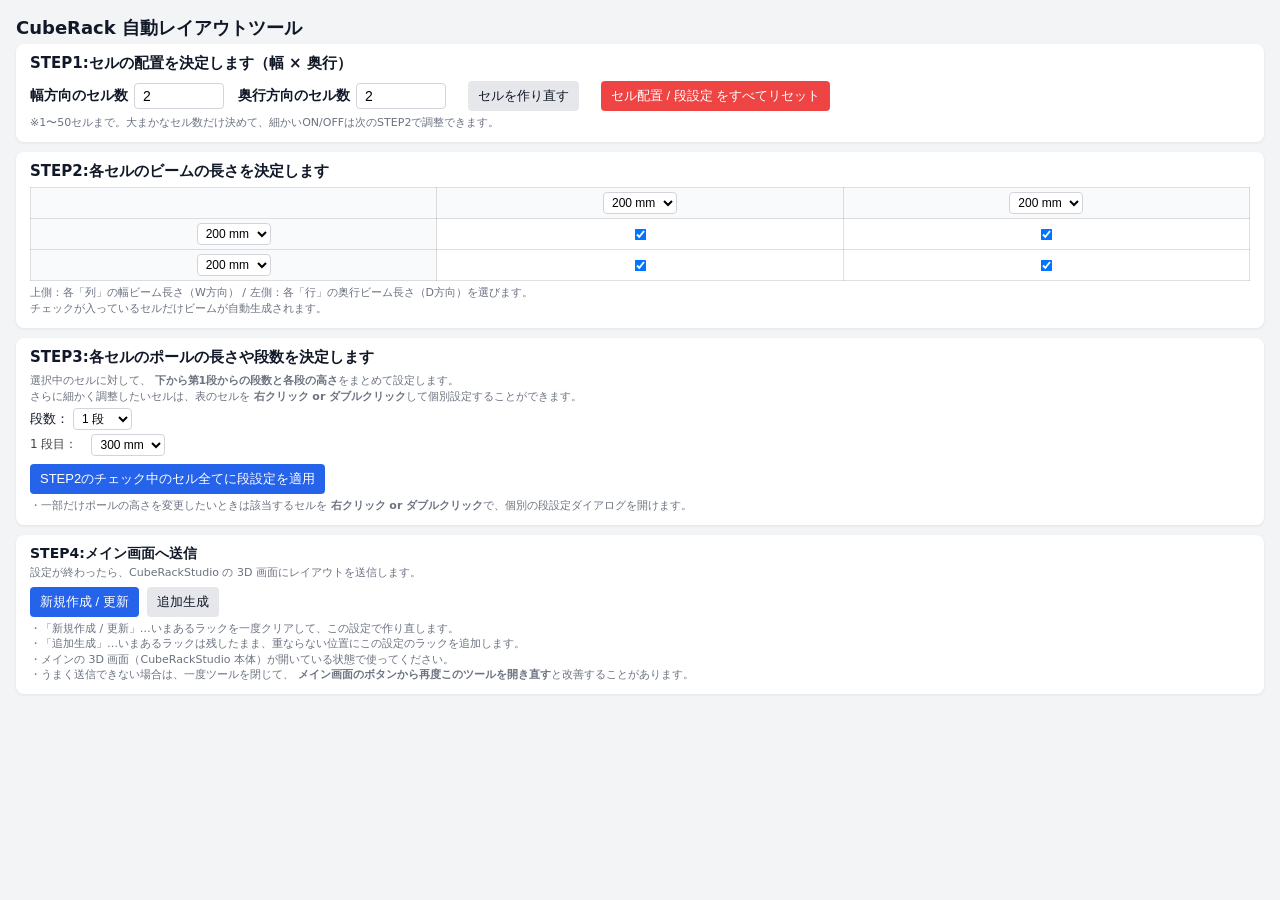
<file: auto-layout.BACKUP.html>
<!doctype html>
<html lang="ja">
<head>
  <meta charset="utf-8" />
  <title>CubeRack 自動レイアウトツール</title>
  <style>
    /* ---- STEP1：マス数 ---- */

    .step1-title {
      font-size: 15px;
      font-weight: 600;
      margin: 0 0 8px;
    }

    .step1-row {
      display: flex;
      align-items: center;
      gap: 14px;
      flex-wrap: wrap;
    }

    .step1-label {
      font-size: 14px;
      font-weight: 600;
      display: flex;
      align-items: center;
      gap: 6px;
    }

    .step1-label input[type="number"] {
      font-size: 14px;
      padding: 4px 8px;
      width: 72px;
      border-radius: 4px;
      border: 1px solid #d1d5db;
    }

    .step1-tools-btn {
      margin-left: 8px;
      padding: 6px 10px;
      font-size: 13px;
      white-space: nowrap;
    }

    body {
      margin: 0;
      padding: 16px;
      font-family: system-ui, -apple-system, BlinkMacSystemFont, "Segoe UI", sans-serif;
      background: #f3f4f6;
      color: #111827;
    }

    h1 {
      font-size: 18px;
      margin: 0 0 4px;
    }

    .layout-sub {
      font-size: 12px;
      color: #6b7280;
      margin: 0 0 12px;
      line-height: 1.5;
    }

    .card {
      background: #ffffff;
      border-radius: 8px;
      padding: 10px 14px 12px;
      margin-bottom: 10px;
      box-shadow: 0 1px 3px rgba(15, 23, 42, 0.08);
    }

    .card-header {
      display: flex;
      align-items: center;
      justify-content: space-between;
      gap: 8px;
      margin-bottom: 6px;
    }

    .card h2 {
      font-size: 14px;
      margin: 0;
    }

    .card-caption {
      font-size: 11px;
      color: #6b7280;
      margin: 2px 0 0;
      line-height: 1.4;
    }

    .step-badge {
      display: inline-flex;
      align-items: center;
      justify-content: center;
      padding: 2px 6px;
      border-radius: 999px;
      font-size: 10px;
      font-weight: 600;
      background: #eff6ff;
      color: #1d4ed8;
      white-space: nowrap;
    }

    .row {
      display: flex;
      flex-wrap: wrap;
      gap: 8px;
      align-items: center;
      font-size: 13px;
    }

    label {
      display: inline-flex;
      align-items: center;
      gap: 4px;
      font-size: 13px;
    }

    input[type="number"] {
      font-size: 13px;
      padding: 3px 6px;
      border-radius: 4px;
      border: 1px solid #d1d5db;
      background: #ffffff;
      width: 64px;
    }

    select {
      font-size: 12px;
      padding: 2px 4px;
      border-radius: 4px;
      border: 1px solid #d1d5db;
      background: #ffffff;
    }

    button {
      font-size: 13px;
      padding: 6px 10px;
      border-radius: 4px;
      border: none;
      cursor: pointer;
    }

    .btn-primary {
      background: #2563eb;
      color: #ffffff;
    }

    .btn-secondary {
      background: #e5e7eb;
      color: #111827;
    }

    .btn-danger {
      background: #ef4444;
      color: #fff;
    }

    table {
      border-collapse: collapse;
      width: 100%;
      font-size: 12px;
    }

    th,
    td {
      border: 0.5px solid rgba(0, 0, 0, 0.12);
      padding: 4px;
      text-align: center;
    }

    th {
      background: #f9fafb;
      font-weight: 500;
    }

    .hint {
      font-size: 11px;
      color: #6b7280;
      margin-top: 4px;
      line-height: 1.4;
    }

    /* ▼ 段設定ポップアップ用 ▼ */
    .stage-overlay {
      position: fixed;
      inset: 0;
      background: rgba(0, 0, 0, 0.35);
      display: flex;
      align-items: center;
      justify-content: center;
      z-index: 9999;
    }

    .stage-overlay.hidden {
      display: none;
    }

    .stage-dialog {
      background: #fff;
      border-radius: 8px;
      box-shadow: 0 10px 30px rgba(0, 0, 0, 0.25);
      width: 320px;
      max-width: 90vw;
      padding: 12px 16px 16px;
      font-size: 14px;
    }

    .stage-dialog-header {
      display: flex;
      justify-content: space-between;
      align-items: center;
      margin-bottom: 8px;
    }

    .stage-close-btn {
      border: none;
      background: transparent;
      font-size: 18px;
      cursor: pointer;
      line-height: 1;
    }

    .stage-dialog-body {
      display: flex;
      flex-direction: column;
      gap: 8px;
    }

    .stage-cell-label {
      font-size: 12px;
      color: #666;
      margin: 0 0 4px;
    }

    .stage-row {
      display: flex;
      align-items: center;
      justify-content: space-between;
    }

    .stage-row select {
      margin-left: 8px;
    }

    .stage-height-list {
      border-top: 1px solid #e5e7eb;
      padding-top: 6px;
      margin-top: 6px;
    }

    .stage-height-item {
      display: flex;
      align-items: center;
      gap: 8px;
      margin-bottom: 4px;
    }

    .stage-height-item label {
      font-size: 12px;
      color: #444;
    }

    .stage-height-item select {
      margin-left: 6px;
    }

    .stage-dialog-footer {
      margin-top: 10px;
      display: flex;
      justify-content: flex-end;
      gap: 8px;
    }

    .stage-dialog-footer button {
      padding: 4px 10px;
      font-size: 13px;
      cursor: pointer;
    }

    .stage-dialog-footer .primary {
      background: #2563eb;
      color: #fff;
      border: none;
      border-radius: 4px;
    }

    .stage-bulk-controls {
      margin-top: 6px;
      padding-top: 6px;
      border-top: 1px dashed #e5e7eb;
      display: flex;
      flex-direction: column;
      gap: 4px;
      font-size: 12px;
    }

    .stage-bulk-controls-row {
      display: flex;
      align-items: center;
      justify-content: space-between;
      gap: 6px;
    }

    .stage-bulk-height-select {
      margin-left: 4px;
    }

    .stage-height-label {
      display: inline-flex;
      align-items: center;
      gap: 4px;
    }

    td.stage-configured {
      background: rgba(37, 99, 235, 0.12);
      position: relative;
    }

    td.stage-configured::after {
      content: "段";
      position: absolute;
      right: 3px;
      bottom: 2px;
      font-size: 10px;
      color: #2563eb;
      font-weight: bold;
    }

    /* ---- STEP2：ビーム長さ & マス表 ---- */

    .step2-title {
      font-size: 15px;
      font-weight: 600;
      margin: 0 0 6px;
    }

    .mask-table-wrap {
      overflow-x: auto;
    }

    #mask-table {
      table-layout: fixed;
    }

    #mask-table th,
    #mask-table td {
      font-size: 11px;
    }

    .mask-cell {
      width: 28px;
      padding: 2px;
    }

    .mask-cell input[type="checkbox"] {
      transform: scale(0.9);
    }

    /* ---- STEP3：段数／高さ ---- */

    .step3-title {
      font-size: 15px;
      font-weight: 600;
      margin: 0 0 6px;
    }

    .step3-row {
      margin-top: 4px;
      margin-bottom: 4px;
    }

    .step3-label {
      font-size: 13px;
    }

    .step3-height-list {
      margin-top: 4px;
    }

    .step3-actions {
      margin-top: 8px;
    }

    .step4-title {
      font-size: 15px;
      font-weight: 600;
      margin: 0 0 6px;
    }
  </style>
</head>

<body>
  <h1>CubeRack 自動レイアウトツール</h1>

  <!-- STEP1：マス数 -->
  <div class="card">
    <div class="step1-title">
      STEP1:セルの配置を決定します（幅 × 奥行）
    </div>

    <div class="step1-row">
      <label class="step1-label">
        幅方向のセル数
        <input id="col-count-input" type="number" min="1" max="50" value="2" />
      </label>

      <label class="step1-label">
        奥行方向のセル数
        <input id="row-count-input" type="number" min="1" max="50" value="2" />
      </label>

      <!-- STEP1 ボタン -->
      <button id="rebuild-grid-btn" class="btn-secondary step1-tools-btn">
        セルを作り直す
      </button>

      <button id="reset-layout-btn" class="btn-danger step1-tools-btn">
        セル配置 / 段設定 をすべてリセット
      </button>
    </div>

    <div class="hint">
      ※1〜50セルまで。大まかなセル数だけ決めて、細かいON/OFFは次のSTEP2で調整できます。
    </div>
  </div>

  <!-- STEP2：各マスのビーム長さ -->
  <div class="card">
    <div class="step2-title">
      STEP2:各セルのビームの長さを決定します
    </div>

    <div class="mask-table-wrap">
      <table id="mask-table"></table>
    </div>

    <div class="hint">
      上側：各「列」の幅ビーム長さ（W方向） /
      左側：各「行」の奥行ビーム長さ（D方向）を選びます。<br />
      チェックが入っているセルだけビームが自動生成されます。
    </div>
  </div>

  <!-- STEP3：各セルの高さ（段数） -->
  <div class="card" id="face-stage-bulk-card">
    <div class="step3-title">
      STEP3:各セルのポールの長さや段数を決定します
    </div>
    <p class="card-caption">
      選択中のセルに対して、
      <strong>下から第1段からの段数と各段の高さ</strong>をまとめて設定します。<br>
      さらに細かく調整したいセルは、表のセルを
      <strong>右クリック or ダブルクリック</strong>して個別設定することができます。
    </p>

    <div class="row step3-row">
      <label class="step3-label">
        段数：
        <select id="face-stage-count-select">
          <option value="1">1 段</option>
          <option value="2">2 段</option>
          <option value="3">3 段</option>
          <option value="4">4 段</option>
          <option value="5">5 段</option>
          <option value="6">6 段</option>
          <option value="7">7 段</option>
          <option value="8">8 段</option>
          <option value="9">9 段</option>
          <option value="10">10 段</option>
        </select>
      </label>
    </div>

    <!-- 下から第1段 / 第2段… の高さリスト -->
    <div id="face-stage-height-list" class="step3-height-list"></div>

    <div class="step3-actions">
      <button id="face-stage-apply-btn" class="btn-primary">
        STEP2のチェック中のセル全てに段設定を適用
      </button>
    </div>

    <div class="hint">
      ・一部だけポールの高さを変更したいときは該当するセルを
      <strong>右クリック or ダブルクリック</strong>で、個別の段設定ダイアログを開けます。
    </div>
  </div>

  <!-- STEP4: メイン画面へ送信 -->
  <div class="card">
    <div class="card-header">
      <div>
        <h2 class="step4-title">STEP4:メイン画面へ送信</h2>
        <p class="card-caption">
          設定が終わったら、CubeRackStudio の 3D 画面にレイアウトを送信します。
        </p>
      </div>
    </div>

    <div class="row" style="margin-top:4px; gap: 8px;">
      <!-- 新規作成 / 更新（既存ラックを置き換える） -->
      <button id="run-flat-layout-new-btn" class="btn-primary">
        新規作成 / 更新
      </button>

      <!-- 追加生成（既存ラックの横に追加） -->
      <button id="run-flat-layout-add-btn" class="btn-secondary">
        追加生成
      </button>
    </div>

    <div class="hint">
      ・「新規作成 / 更新」…いまあるラックを一度クリアして、この設定で作り直します。<br>
      ・「追加生成」…いまあるラックは残したまま、重ならない位置にこの設定のラックを追加します。<br>
      ・メインの 3D 画面（CubeRackStudio 本体）が開いている状態で使ってください。<br>
      ・うまく送信できない場合は、一度ツールを閉じて、
      <strong>メイン画面のボタンから再度このツールを開き直す</strong>と改善することがあります。
    </div>
  </div>

  <!-- ▼ 個別セル用：段設定ダイアログ ▼ -->
  <div id="stage-dialog-overlay" class="stage-overlay hidden">
    <div class="stage-dialog">
      <div class="stage-dialog-header">
        <div>
          <div style="font-size:14px;font-weight:600;">セルごとの段設定</div>
          <p id="stage-dialog-cell-label" class="stage-cell-label">セル：</p>
        </div>
        <button id="stage-dialog-close-btn" class="stage-close-btn" aria-label="閉じる">×</button>
      </div>

      <div class="stage-dialog-body">
        <div class="stage-row">
          <label>
            段数：
            <select id="stage-count-select">
              <option value="1">1 段</option>
              <option value="2">2 段</option>
              <option value="3">3 段</option>
              <option value="4">4 段</option>
              <option value="5">5 段</option>
              <option value="6">6 段</option>
              <option value="7">7 段</option>
              <option value="8">8 段</option>
              <option value="9">9 段</option>
              <option value="10">10 段</option>
            </select>
          </label>
        </div>

        <div id="stage-height-list" class="stage-height-list"></div>

        <div class="stage-bulk-controls">
          <div class="stage-bulk-controls-row">
            <span>チェックした段をまとめて高さ変更：</span>
            <select id="stage-bulk-height-select" class="stage-bulk-height-select"></select>
          </div>
          <button id="stage-bulk-apply-btn" class="btn-secondary" style="align-self:flex-end;">
            選択した段に適用
          </button>
        </div>
      </div>

      <div class="stage-dialog-footer">
        <button id="stage-dialog-cancel-btn" class="btn-secondary">キャンセル</button>
        <button id="stage-dialog-ok-btn" class="primary">OK</button>
      </div>
    </div>
  </div>

  <script>
    // ============================================================
    // CubeRack 平面レイアウトツール スクリプト
    // ============================================================

    const BEAM_LENGTH_OPTIONS = [25, 50, 100, 150, 200, 300, 400, 600, 800];
    // 段の高さ候補（POLE の規格に合わせる）
    const STAGE_HEIGHT_OPTIONS = [50, 100, 200, 300, 400, 500, 600, 800];

    // STEP1 のグリッドサイズ上限（両方とも適用）
    const MAX_GRID_COUNT = 50;

    const PLANE_LAYOUT_STORAGE_KEY = "cuberack_plane_layout_v1";

    const colCountInput = document.getElementById("col-count-input");
    const rowCountInput = document.getElementById("row-count-input");
    const maskTable = document.getElementById("mask-table");
    const rebuildGridBtn = document.getElementById("rebuild-grid-btn");

    // 段データ
    let stageData = [];
    let cellTdMatrix = [];
    let currentStageRow = 0;
    let currentStageCol = 0;

    // ★ Step3（面一括）の復元用一時保持（後でUI初期化後に適用）
    let faceStageBulkSaved = null;

    function createDefaultStageInfo() {
      return {
        stages: 1,
        heights: [300],
      };
    }

    function ensureStageDataSize(rows, cols) {
      for (let r = 0; r < rows; r++) {
        if (!stageData[r]) stageData[r] = [];
        for (let c = 0; c < cols; c++) {
          if (!stageData[r][c]) {
            stageData[r][c] = createDefaultStageInfo();
          }
        }
        stageData[r].length = cols;
      }
      stageData.length = rows;
    }

    function buildStageMatrix(rows, cols) {
      const result = [];
      for (let r = 0; r < rows; r++) {
        const rowArr = [];
        for (let c = 0; c < cols; c++) {
          const info = stageData[r] && stageData[r][c] ? stageData[r][c] : null;
          if (!info || !Array.isArray(info.heights)) {
            rowArr.push(null);
            continue;
          }
          const heights = info.heights
            .map((h) => parseInt(h, 10))
            .filter((h) => Number.isFinite(h) && h > 0);
          if (!heights.length) {
            rowArr.push(null);
            continue;
          }
          rowArr.push({
            heights,
            stages: heights.length,
          });
        }
        result.push(rowArr);
      }
      return result;
    }

    function updateStageCellVisuals() {
      if (!Array.isArray(cellTdMatrix) || cellTdMatrix.length === 0) return;
      for (let r = 0; r < cellTdMatrix.length; r++) {
        const row = cellTdMatrix[r] || [];
        for (let c = 0; c < row.length; c++) {
          updateStageCellVisual(r, c);
        }
      }
    }

    function updateStageCellVisual(r, c) {
      const td = cellTdMatrix?.[r]?.[c];
      if (!td) return;

      const info = stageData?.[r]?.[c];
      const hasStage =
        info && Array.isArray(info.heights) && info.heights.length > 1;
      td.classList.toggle("stage-configured", !!hasStage);
    }

    // 面一括用：段高さ入力
    function rebuildFaceStageHeightInputs(stageCount) {
      const list = document.getElementById("face-stage-height-list");
      if (!list) return;

      list.innerHTML = "";
      const heightOptions = STAGE_HEIGHT_OPTIONS;

      for (let i = 0; i < stageCount; i++) {
        const div = document.createElement("div");
        div.className = "stage-height-item";

        const label = document.createElement("label");

        // 上から n 段目表示
        const levelFromBottom = stageCount - i;
        label.textContent = `${levelFromBottom} 段目：`;

        const sel = document.createElement("select");
        heightOptions.forEach((h) => {
          const opt = document.createElement("option");
          opt.value = String(h);
          opt.textContent = `${h} mm`;
          if (h === 300) opt.selected = true;
          sel.appendChild(opt);
        });

        div.appendChild(label);
        div.appendChild(sel);
        list.appendChild(div);
      }
    }

    function rebuildGrid() {
      let rows = parseInt(rowCountInput.value, 10);
      let cols = parseInt(colCountInput.value, 10);

      if (!Number.isFinite(rows) || rows < 1) rows = 1;
      if (!Number.isFinite(cols) || cols < 1) cols = 1;
      rows = Math.max(1, Math.min(MAX_GRID_COUNT, rows));
      cols = Math.max(1, Math.min(MAX_GRID_COUNT, cols));

      rowCountInput.value = rows;
      colCountInput.value = cols;

      ensureStageDataSize(rows, cols);

      maskTable.innerHTML = "";
      cellTdMatrix = Array.from({ length: rows }, () => new Array(cols));

      // ヘッダー行（幅方向ビーム）
      const thead = document.createElement("thead");
      const headRow = document.createElement("tr");
      const cornerTh = document.createElement("th");
      headRow.appendChild(cornerTh);

      for (let c = 0; c < cols; c++) {
        const th = document.createElement("th");
        th.className = "width-header";

        const sel = document.createElement("select");
        sel.className = "width-length";
        BEAM_LENGTH_OPTIONS.forEach((len) => {
          const opt = document.createElement("option");
          opt.value = String(len);
          opt.textContent = `${len} mm`;
          if (len === 200) opt.selected = true;
          sel.appendChild(opt);
        });

        th.appendChild(sel);
        headRow.appendChild(th);
      }

      thead.appendChild(headRow);
      maskTable.appendChild(thead);

      // 本体（奥行ビーム + チェックボックス）
      const tbody = document.createElement("tbody");
      for (let r = 0; r < rows; r++) {
        const tr = document.createElement("tr");

        const th = document.createElement("th");
        const depthSel = document.createElement("select");
        depthSel.className = "depth-length";
        BEAM_LENGTH_OPTIONS.forEach((len) => {
          const opt = document.createElement("option");
          opt.value = String(len);
          opt.textContent = `${len} mm`;
          if (len === 200) opt.selected = true;
          depthSel.appendChild(opt);
        });
        th.appendChild(depthSel);
        tr.appendChild(th);

        for (let c = 0; c < cols; c++) {
          const td = document.createElement("td");
          td.className = "mask-cell";
          td.dataset.r = String(r);
          td.dataset.c = String(c);

          const chk = document.createElement("input");
          chk.type = "checkbox";
          chk.className = "cell-enable";
          chk.checked = true;

          td.appendChild(chk);
          tr.appendChild(td);
          cellTdMatrix[r][c] = td;
        }

        tbody.appendChild(tr);
      }
      maskTable.appendChild(tbody);

      setupStageCellHandlers();
      updateStageCellVisuals();
    }

    function rebuildStageHeightInputs(info) {
      const list = document.getElementById("stage-height-list");
      if (!list) return;
      list.innerHTML = "";

      const stageCount = info.stages;
      const heightOptions = STAGE_HEIGHT_OPTIONS;

      // 表示は「n段目 → … → 1段目」
      for (let logical = stageCount - 1; logical >= 0; logical--) {
        const div = document.createElement("div");
        div.className = "stage-height-item";

        const label = document.createElement("label");
        label.className = "stage-height-label";

        const cb = document.createElement("input");
        cb.type = "checkbox";
        cb.className = "stage-bulk-target";

        label.appendChild(cb);
        label.append(` ${logical + 1} 段目の高さ：`);

        const sel = document.createElement("select");
        sel.className = "stage-height-select";
        heightOptions.forEach((h) => {
          const opt = document.createElement("option");
          opt.value = String(h);
          opt.textContent = `${h} mm`;
          sel.appendChild(opt);
        });

        const current = info.heights[logical] ?? 300;
        sel.value = String(heightOptions.includes(current) ? current : 300);

        div.appendChild(label);
        div.appendChild(sel);
        list.appendChild(div);
      }
    }

    function openStageDialog(rowIndex, colIndex) {
      const overlay = document.getElementById("stage-dialog-overlay");
      const countSelect = document.getElementById("stage-count-select");
      const cellLabel = document.getElementById("stage-dialog-cell-label");
      if (!overlay || !countSelect || !cellLabel) return;

      const tbody = maskTable.querySelector("tbody");
      const thead = maskTable.querySelector("thead");
      if (!tbody || !thead) return;

      const rows = tbody.querySelectorAll("tr").length;
      const cols = thead.querySelectorAll(".width-header").length;
      ensureStageDataSize(rows, cols);

      currentStageRow = rowIndex;
      currentStageCol = colIndex;

      const info =
        (stageData[rowIndex] && stageData[rowIndex][colIndex]) ||
        createDefaultStageInfo();

      cellLabel.textContent = `セル：行 ${rowIndex + 1} / 列 ${colIndex + 1}`;

      countSelect.value = String(info.stages || 1);
      rebuildStageHeightInputs(info);

      overlay.classList.remove("hidden");
    }

    function closeStageDialog() {
      const overlay = document.getElementById("stage-dialog-overlay");
      if (overlay) overlay.classList.add("hidden");
    }

    function setupStageDialogEvents() {
      const overlay = document.getElementById("stage-dialog-overlay");
      const countSelect = document.getElementById("stage-count-select");
      const btnOk = document.getElementById("stage-dialog-ok-btn");
      const btnCancel = document.getElementById("stage-dialog-cancel-btn");
      const btnClose = document.getElementById("stage-dialog-close-btn");

      if (!overlay || !countSelect || !btnOk || !btnCancel || !btnClose) return;

      countSelect.addEventListener("change", () => {
        const tbody = maskTable.querySelector("tbody");
        const thead = maskTable.querySelector("thead");
        if (!tbody || !thead) return;

        const rows = tbody.querySelectorAll("tr").length;
        const cols = thead.querySelectorAll(".width-header").length;
        ensureStageDataSize(rows, cols);

        const info =
          (stageData[currentStageRow] &&
            stageData[currentStageRow][currentStageCol]) ||
          createDefaultStageInfo();

        info.stages = parseInt(countSelect.value, 10) || 1;

        const newHeights = [];
        for (let i = 0; i < info.stages; i++) {
          newHeights[i] = info.heights[i] ?? 300;
        }
        info.heights = newHeights;

        rebuildStageHeightInputs(info);
      });

      btnOk.addEventListener("click", () => {
        const tbody = maskTable.querySelector("tbody");
        const thead = maskTable.querySelector("thead");
        if (!tbody || !thead) return;

        const rows = tbody.querySelectorAll("tr").length;
        const cols = thead.querySelectorAll(".width-header").length;
        ensureStageDataSize(rows, cols);

        const info =
          (stageData[currentStageRow] &&
            stageData[currentStageRow][currentStageCol]) ||
          createDefaultStageInfo();

        const stageCount =
          parseInt(document.getElementById("stage-count-select").value, 10) || 1;
        info.stages = stageCount;

        const heightSelects = overlay.querySelectorAll(".stage-height-select");

        // DOM順（上＝n段目）→ 配列順（index0＝1段目）に変換
        const domHeights = [];
        heightSelects.forEach((sel) => {
          const v = parseInt(sel.value, 10);
          domHeights.push(Number.isFinite(v) ? v : 300);
        });
        info.heights = domHeights.reverse();

        stageData[currentStageRow][currentStageCol] = info;

        saveCurrentLayoutToStorage();
        updateStageCellVisual(currentStageRow, currentStageCol);

        closeStageDialog();
      });

      btnCancel.addEventListener("click", closeStageDialog);
      btnClose.addEventListener("click", closeStageDialog);

      const bulkHeightSelect = document.getElementById("stage-bulk-height-select");
      const bulkApplyBtn = document.getElementById("stage-bulk-apply-btn");

      // 一括高さセレクトに候補を投入
      if (bulkHeightSelect) {
        bulkHeightSelect.innerHTML = "";
        STAGE_HEIGHT_OPTIONS.forEach((h) => {
          const opt = document.createElement("option");
          opt.value = String(h);
          opt.textContent = `${h} mm`;
          bulkHeightSelect.appendChild(opt);
        });
      }

      if (bulkHeightSelect && bulkApplyBtn) {
        bulkApplyBtn.addEventListener("click", () => {
          const target = parseInt(bulkHeightSelect.value, 10);
          if (!Number.isFinite(target)) return;

          const list = document.getElementById("stage-height-list");
          if (!list) return;

          const items = list.querySelectorAll(".stage-height-item");
          items.forEach((item) => {
            const cb = item.querySelector(".stage-bulk-target");
            const sel = item.querySelector(".stage-height-select");
            if (cb && cb.checked && sel) {
              sel.value = String(target);
            }
          });
        });
      }

      overlay.addEventListener("click", (e) => {
        if (e.target === overlay) closeStageDialog();
      });
    }

    function setupStageCellHandlers() {
      const tbody = maskTable.querySelector("tbody");
      if (!tbody) return;

      const cols = maskTable.querySelectorAll("thead .width-header").length;
      const rows = tbody.querySelectorAll("tr");
      ensureStageDataSize(rows.length, cols);

      // セルごとのリスナー大量生成を避けるためイベント委譲
      const delegated = (e) => {
        const td = e.target?.closest?.("td.mask-cell");
        if (!td || !tbody.contains(td)) return;

        e.preventDefault();

        const rIdx = parseInt(td.dataset.r, 10);
        const cIdx = parseInt(td.dataset.c, 10);
        if (!Number.isFinite(rIdx) || !Number.isFinite(cIdx)) return;

        const chk = td.querySelector("input.cell-enable");
        if (chk && chk.checked) {
          openStageDialog(rIdx, cIdx);
        } else {
          alert("まずこのマスのチェックを ON にしてください。");
        }
      };

      tbody.addEventListener("contextmenu", delegated);
      tbody.addEventListener("dblclick", delegated);
    }

    // ============================================================
    // STEP3（面一括）: UI状態の保存/復元
    // ============================================================

    // Step3(面一括)の現在値を読み取る
    function readFaceStageBulkFromUI() {
      const countSel = document.getElementById("face-stage-count-select");
      const list = document.getElementById("face-stage-height-list");
      if (!countSel || !list) return null;

      const stages = parseInt(countSel.value, 10) || 1;

      // DOM順は「上から」なので reverse して 1段目先頭に統一
      const domHeights = [];
      list.querySelectorAll("select").forEach((sel) => {
        const v = parseInt(sel.value, 10);
        domHeights.push(Number.isFinite(v) ? v : 300);
      });

      const heights = domHeights.reverse();
      return { stages, heights };
    }

    // Step3(面一括)を saved で復元する
    function applyFaceStageBulkToUI(saved) {
      if (!saved) return;

      const countSel = document.getElementById("face-stage-count-select");
      const list = document.getElementById("face-stage-height-list");
      if (!countSel || !list) return;

      const stages = Math.max(1, Math.min(10, parseInt(saved.stages, 10) || 1));
      countSel.value = String(stages);

      // まず段数分の入力UIを作り直す
      rebuildFaceStageHeightInputs(stages);

      // 次に高さを流し込む（saved.heights は 1段目先頭想定）
      const heights = Array.isArray(saved.heights) ? saved.heights : [];
      const selects = list.querySelectorAll("select");

      // 表示は上→下なので、saved(下→上)をDOM順に合わせる
      const domOrder = heights.slice(0, stages).reverse();

      selects.forEach((sel, i) => {
        const v = domOrder[i];
        if (Number.isFinite(v)) sel.value = String(v);
      });
    }

    function debounce(fn, wait) {
      let t = null;
      return (...args) => {
        if (t) clearTimeout(t);
        t = setTimeout(() => fn(...args), wait);
      };
    }

    function saveCurrentLayoutToStorage() {
      const thead = maskTable.querySelector("thead");
      const tbody = maskTable.querySelector("tbody");
      if (!thead || !tbody) return;

      const rows = tbody.querySelectorAll("tr").length;
      const cols = thead.querySelectorAll(".width-header").length;

      const widthLens = [];
      thead.querySelectorAll(".width-length").forEach((sel) => {
        const v = parseInt(sel.value, 10);
        widthLens.push(Number.isFinite(v) ? v : 200);
      });

      const depthLens = [];
      const enabledMatrix = [];
      const rowTrs = tbody.querySelectorAll("tr");
      rowTrs.forEach((tr) => {
        const depthSel = tr.querySelector(".depth-length");
        const v = depthSel ? parseInt(depthSel.value, 10) : NaN;
        depthLens.push(Number.isFinite(v) ? v : 200);

        const flags = [];
        tr.querySelectorAll(".cell-enable").forEach((chk) => {
          flags.push(chk.checked);
        });
        enabledMatrix.push(flags);
      });

      ensureStageDataSize(rows, cols);
      const stageMatrix = buildStageMatrix(rows, cols);

      const faceStageBulk = readFaceStageBulkFromUI();

      const saveData = {
        rows,
        cols,
        widthLens,
        depthLens,
        enabledMatrix,
        stageMatrix,
        // ★追加：Step3（面一括）のUI状態
        faceStageBulk,
      };

      try {
        localStorage.setItem(PLANE_LAYOUT_STORAGE_KEY, JSON.stringify(saveData));
      } catch (e) {
        console.warn("平面レイアウトの保存に失敗:", e);
      }
    }

    const debouncedSaveCurrentLayoutToStorage = debounce(
      saveCurrentLayoutToStorage,
      150
    );

    function applyFaceStageBulkSetting() {
      console.log("▶ applyFaceStageBulkSetting called");

      const faceCountSel = document.getElementById("face-stage-count-select");
      const list = document.getElementById("face-stage-height-list");
      if (!faceCountSel || !list) {
        console.warn("face-stage UI が見つかりません");
        return;
      }

      const stageCount = parseInt(faceCountSel.value, 10) || 1;

      // DOM順で取ってから reverse して「1段目が先頭」になるようにする
      const domHeights = [];
      list.querySelectorAll("select").forEach((sel) => {
        const v = parseInt(sel.value, 10);
        domHeights.push(Number.isFinite(v) ? v : 300);
      });
      const heights = domHeights.reverse();

      if (!heights.length) {
        console.warn("一括段設定の高さがありません");
        return;
      }

      const tbody = maskTable.querySelector("tbody");
      if (!tbody) {
        console.warn("tbody がありません");
        return;
      }

      const rowTrs = tbody.querySelectorAll("tr");
      if (!rowTrs.length) {
        console.warn("行がありません");
        return;
      }

      const cols = rowTrs[0].querySelectorAll(".cell-enable").length;
      const rows = rowTrs.length;

      console.log("面一括 適用対象 rows, cols =", rows, cols);

      ensureStageDataSize(rows, cols);

      let appliedCount = 0;

      rowTrs.forEach((tr, r) => {
        const chks = tr.querySelectorAll(".cell-enable");
        chks.forEach((chk, c) => {
          if (chk.checked) {
            stageData[r][c] = {
              stages: stageCount,
              // bulk適用時は同一配列参照で保持（セル個別の更新時は別配列に差し替える）
              heights: heights,
            };
            updateStageCellVisual(r, c);
            appliedCount++;
          }
        });
      });

      console.log("面一括 適用マス数 =", appliedCount);

      if (appliedCount === 0) {
        alert("チェックが入っているマスがありません。");
        return;
      }

      saveCurrentLayoutToStorage();

      alert("チェック中のマスに段設定を適用しました。");
    }

    function runFlatLayout(mode) {
      if (!window.opener || window.opener.closed) {
        alert("メイン画面が見つかりません。CubeRackStudio 本体を先に開いてください。");
        return;
      }

      const thead = maskTable.querySelector("thead");
      const tbody = maskTable.querySelector("tbody");
      if (!thead || !tbody) {
        alert("レイアウトテーブルが見つかりません。");
        return;
      }

      const rows = tbody.querySelectorAll("tr").length;
      const cols = thead.querySelectorAll(".width-header").length;

      const widthLens = [];
      thead.querySelectorAll(".width-length").forEach((sel) => {
        const v = parseInt(sel.value, 10);
        widthLens.push(Number.isFinite(v) ? v : 200);
      });

      const depthLens = [];
      const enabledMatrix = [];
      const rowTrs = tbody.querySelectorAll("tr");
      rowTrs.forEach((tr) => {
        const depthSel = tr.querySelector(".depth-length");
        const v = depthSel ? parseInt(depthSel.value, 10) : NaN;
        depthLens.push(Number.isFinite(v) ? v : 200);

        const flags = [];
        tr.querySelectorAll(".cell-enable").forEach((chk) => {
          flags.push(chk.checked);
        });
        enabledMatrix.push(flags);
      });

      ensureStageDataSize(rows, cols);
      const stageMatrix = buildStageMatrix(rows, cols);

      const cfg = {
        rows,
        cols,
        widthLens,
        depthLens,
        enabledMatrix,
        stageMatrix,
        mode: mode || "replace", // "replace" or "append"
      };

      saveCurrentLayoutToStorage();

      const main = window.opener;

      if (!main || main.closed) {
        console.warn("window.opener が無効です", main);
        alert("メイン画面が見つかりません。必ずメイン画面からツールを開いてください。");
        return;
      }

      let sent = false;

      // 旧方式：直接呼び出し（main.js にフックがある場合）
      if (typeof main.onFlatLayoutMaskFromTool === "function") {
        console.log("onFlatLayoutMaskFromTool() で送信します", cfg);
        main.onFlatLayoutMaskFromTool(cfg);
        sent = true;
      }

      // 新方式：postMessage で送る（targetOrigin を安全に決定）
      if (!sent) {
        console.log("postMessage で送信します", cfg);

        let targetOrigin = "*";
        try {
          targetOrigin = window.opener.location.origin;
        } catch (e) {
          console.warn("[postMessage] opener.location.origin 参照不可 → targetOrigin='*' で送信します", e);
          targetOrigin = "*";
        }

        window.opener.postMessage(
          { type: "cuberack-auto-layout", payload: cfg },
          targetOrigin
        );
      }

      console.log("メイン画面への送信完了", cfg);

      // 送信後はウィンドウを閉じる
      window.close();
    }

    function resetLayout() {
      if (!confirm("マスのON/OFF、ビーム長さ、段設定をすべて初期状態に戻します。よろしいですか？")) {
        return;
      }

      try {
        localStorage.removeItem(PLANE_LAYOUT_STORAGE_KEY);
      } catch (e) {
        console.warn("平面レイアウトの削除に失敗:", e);
      }

      rowCountInput.value = 2;
      colCountInput.value = 2;
      stageData = [];
      faceStageBulkSaved = null;
      rebuildGrid();
    }

    function initPlaneLayout() {
      const raw = localStorage.getItem(PLANE_LAYOUT_STORAGE_KEY);

      if (raw) {
        try {
          const data = JSON.parse(raw);
          const rawRows = data.rows || 0;
          const rawCols = data.cols || 0;
          const rows = Math.max(1, Math.min(MAX_GRID_COUNT, rawRows));
          const cols = Math.max(1, Math.min(MAX_GRID_COUNT, rawCols));

          if (rawRows > 0 && rawCols > 0) {
            rowCountInput.value = rows;
            colCountInput.value = cols;

            // 表を作る（ここでDOMができる）
            rebuildGrid();

            // ★ Step3（面一括）の復元データを“後で適用するため”保持
            faceStageBulkSaved = data.faceStageBulk || null;

            // stageMatrix（{heights,stages} or null）→ stageData（{stages,heights}）へ変換
            if (Array.isArray(data.stageMatrix)) {
              stageData = [];
              ensureStageDataSize(rows, cols);

              for (let r = 0; r < rows; r++) {
                for (let c = 0; c < cols; c++) {
                  const cell = data.stageMatrix?.[r]?.[c];

                  if (cell && Array.isArray(cell.heights) && cell.heights.length) {
                    const heights = cell.heights
                      .map((h) => parseInt(h, 10))
                      .filter((h) => Number.isFinite(h) && h > 0);

                    stageData[r][c] = {
                      stages: heights.length || 1,
                      heights: heights.length ? heights : [300],
                    };
                  } else {
                    stageData[r][c] = createDefaultStageInfo();
                  }
                }
              }
            }

            const thead = maskTable.querySelector("thead");
            const tbody = maskTable.querySelector("tbody");

            if (thead && Array.isArray(data.widthLens)) {
              const widthSelects = thead.querySelectorAll(".width-length");
              widthSelects.forEach((sel, i) => {
                if (data.widthLens[i] != null) {
                  sel.value = String(data.widthLens[i]);
                }
              });
            }

            if (tbody && Array.isArray(data.enabledMatrix)) {
              const rowTrs = tbody.querySelectorAll("tr");
              rowTrs.forEach((tr, r) => {
                if (Array.isArray(data.depthLens) && data.depthLens[r] != null) {
                  const depthSel = tr.querySelector(".depth-length");
                  if (depthSel) depthSel.value = String(data.depthLens[r]);
                }

                const cells = tr.querySelectorAll(".cell-enable");
                cells.forEach((chk, c) => {
                  if (
                    data.enabledMatrix[r] &&
                    typeof data.enabledMatrix[r][c] === "boolean"
                  ) {
                    chk.checked = data.enabledMatrix[r][c];
                  }
                });
              });
            }

            updateStageCellVisuals();
            return;
          }
        } catch (e) {
          console.warn("平面レイアウト復元に失敗:", e);
        }
      }

      rebuildGrid();
      updateStageCellVisuals();
    }

    window.addEventListener("DOMContentLoaded", () => {
      console.log("▶ DOMContentLoaded");

      // 初期化
      initPlaneLayout();
      setupStageDialogEvents();
      updateStageCellVisuals();

      // STEP1：マス作り直し
      if (rebuildGridBtn) {
        rebuildGridBtn.addEventListener("click", () => {
          rebuildGrid();
          saveCurrentLayoutToStorage();
          updateStageCellVisuals();
        });
      }

      // STEP4：新規作成／更新
      const runNewBtn = document.getElementById("run-flat-layout-new-btn");
      if (runNewBtn) {
        runNewBtn.addEventListener("click", (e) => {
          e.preventDefault();
          runFlatLayout("replace"); // 既存ラックを消して生成
        });
      }

      // STEP4：追加生成
      const runAddBtn = document.getElementById("run-flat-layout-add-btn");
      if (runAddBtn) {
        runAddBtn.addEventListener("click", (e) => {
          e.preventDefault();
          runFlatLayout("append"); // 既存に追加で配置
        });
      }

      // リセット
      const resetBtn = document.getElementById("reset-layout-btn");
      if (resetBtn) {
        resetBtn.addEventListener("click", resetLayout);
      }

      // STEP3：段数：面一括
      const faceStageCountSelect = document.getElementById("face-stage-count-select");
      if (faceStageCountSelect) {
        // まずはselect現在値でUI構築（デフォルトは1段）
        const initial = parseInt(faceStageCountSelect.value, 10) || 1;
        rebuildFaceStageHeightInputs(initial);

        faceStageCountSelect.addEventListener("change", () => {
          const v = parseInt(faceStageCountSelect.value, 10) || 1;
          rebuildFaceStageHeightInputs(v);
          debouncedSaveCurrentLayoutToStorage(); // ★保存（連打抑制）
        });

        // ★高さ変更でも保存（イベント委譲）
        const faceList = document.getElementById("face-stage-height-list");
        if (faceList) {
          faceList.addEventListener("change", (e) => {
            if (e.target && e.target.tagName === "SELECT") {
              debouncedSaveCurrentLayoutToStorage();
            }
          });
        }

        // ★★★重要：UI初期化が終わった“最後”に復元を適用（上書きされない）
        if (faceStageBulkSaved) {
          applyFaceStageBulkToUI(faceStageBulkSaved);
          saveCurrentLayoutToStorage(); // 復元した状態を確定保存
        }
      }

      const faceStageApplyBtn = document.getElementById("face-stage-apply-btn");
      if (faceStageApplyBtn) {
        faceStageApplyBtn.addEventListener("click", (e) => {
          e.preventDefault();
          applyFaceStageBulkSetting();
        });
      }
    });

    // debounce 遅延があっても、ポップアップを閉じる際は最終状態を確実に保存
    window.addEventListener("beforeunload", () => {
      try {
        saveCurrentLayoutToStorage();
      } catch (e) {
        // ignore
      }
    });
  </script>
</body>
</html>
</file>
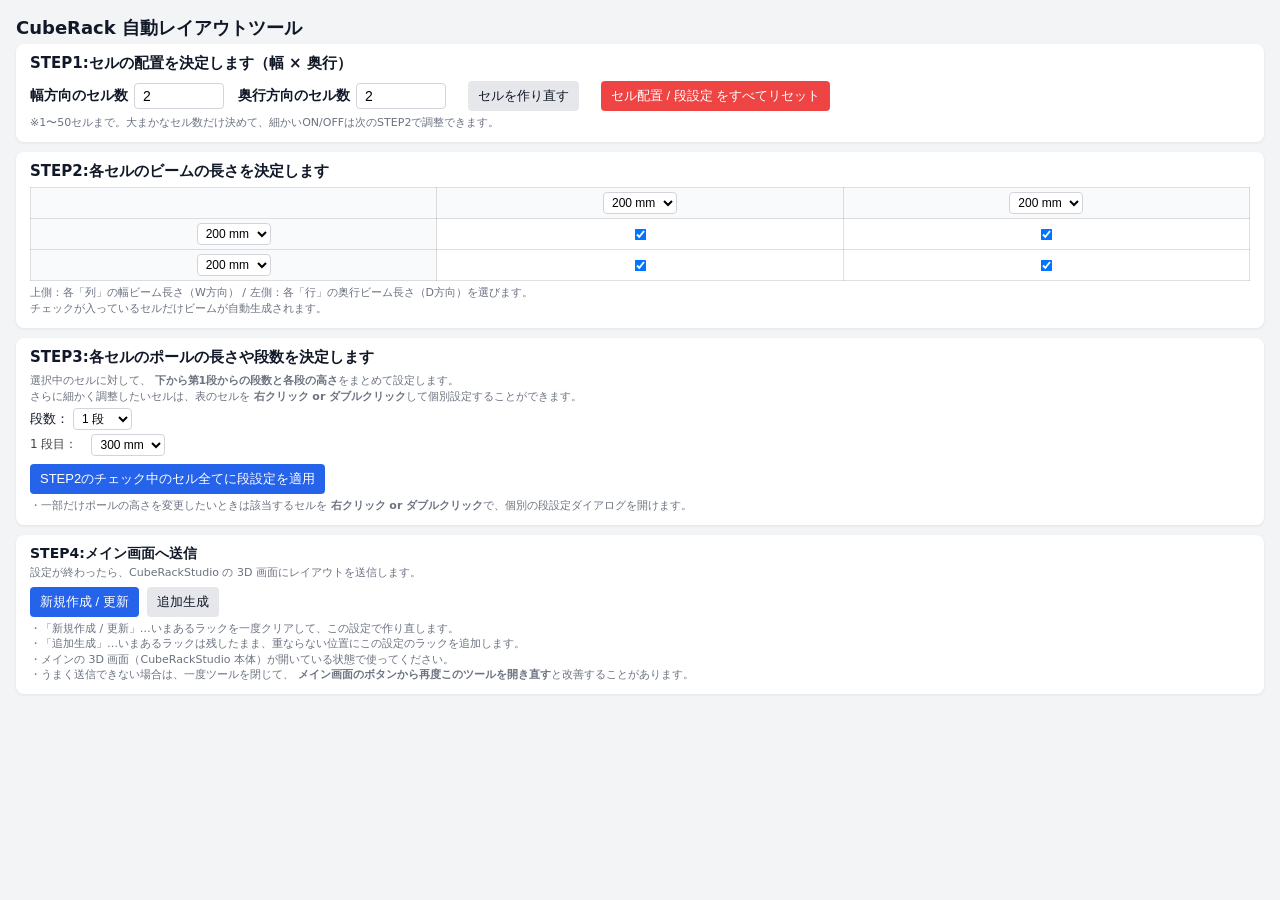
<file: auto-layout.html>
<!doctype html>
<html lang="ja">
<head>
  <meta charset="utf-8" />
  <title>CubeRack 自動レイアウトツール</title>
  <style>
    /* ---- STEP1：マス数 ---- */

    .step1-title {
      font-size: 15px;
      font-weight: 600;
      margin: 0 0 8px;
    }

    .step1-row {
      display: flex;
      align-items: center;
      gap: 14px;
      flex-wrap: wrap;
    }

    .step1-label {
      font-size: 14px;
      font-weight: 600;
      display: flex;
      align-items: center;
      gap: 6px;
    }

    .step1-label input[type="number"] {
      font-size: 14px;
      padding: 4px 8px;
      width: 72px;
      border-radius: 4px;
      border: 1px solid #d1d5db;
    }

    .step1-tools-btn {
      margin-left: 8px;
      padding: 6px 10px;
      font-size: 13px;
      white-space: nowrap;
    }

    body {
      margin: 0;
      padding: 16px;
      font-family: system-ui, -apple-system, BlinkMacSystemFont, "Segoe UI", sans-serif;
      background: #f3f4f6;
      color: #111827;
    }

    h1 {
      font-size: 18px;
      margin: 0 0 4px;
    }

    .layout-sub {
      font-size: 12px;
      color: #6b7280;
      margin: 0 0 12px;
      line-height: 1.5;
    }

    .card {
      background: #ffffff;
      border-radius: 8px;
      padding: 10px 14px 12px;
      margin-bottom: 10px;
      box-shadow: 0 1px 3px rgba(15, 23, 42, 0.08);
    }

    .card-header {
      display: flex;
      align-items: center;
      justify-content: space-between;
      gap: 8px;
      margin-bottom: 6px;
    }

    .card h2 {
      font-size: 14px;
      margin: 0;
    }

    .card-caption {
      font-size: 11px;
      color: #6b7280;
      margin: 2px 0 0;
      line-height: 1.4;
    }

    .step-badge {
      display: inline-flex;
      align-items: center;
      justify-content: center;
      padding: 2px 6px;
      border-radius: 999px;
      font-size: 10px;
      font-weight: 600;
      background: #eff6ff;
      color: #1d4ed8;
      white-space: nowrap;
    }

    .row {
      display: flex;
      flex-wrap: wrap;
      gap: 8px;
      align-items: center;
      font-size: 13px;
    }

    label {
      display: inline-flex;
      align-items: center;
      gap: 4px;
      font-size: 13px;
    }

    input[type="number"] {
      font-size: 13px;
      padding: 3px 6px;
      border-radius: 4px;
      border: 1px solid #d1d5db;
      background: #ffffff;
      width: 64px;
    }

    select {
      font-size: 12px;
      padding: 2px 4px;
      border-radius: 4px;
      border: 1px solid #d1d5db;
      background: #ffffff;
    }

    button {
      font-size: 13px;
      padding: 6px 10px;
      border-radius: 4px;
      border: none;
      cursor: pointer;
    }

    .btn-primary {
      background: #2563eb;
      color: #ffffff;
    }

    .btn-secondary {
      background: #e5e7eb;
      color: #111827;
    }

    .btn-danger {
      background: #ef4444;
      color: #fff;
    }

    table {
      border-collapse: collapse;
      width: 100%;
      font-size: 12px;
    }

    th,
    td {
      border: 0.5px solid rgba(0, 0, 0, 0.12);
      padding: 4px;
      text-align: center;
    }

    th {
      background: #f9fafb;
      font-weight: 500;
    }

    .hint {
      font-size: 11px;
      color: #6b7280;
      margin-top: 4px;
      line-height: 1.4;
    }

    /* ▼ 段設定ポップアップ用 ▼ */
    .stage-overlay {
      position: fixed;
      inset: 0;
      background: rgba(0, 0, 0, 0.35);
      display: flex;
      align-items: center;
      justify-content: center;
      z-index: 9999;
    }

    .stage-overlay.hidden {
      display: none;
    }

    .stage-dialog {
      background: #fff;
      border-radius: 8px;
      box-shadow: 0 10px 30px rgba(0, 0, 0, 0.25);
      width: 320px;
      max-width: 90vw;
      padding: 12px 16px 16px;
      font-size: 14px;
    }

    .stage-dialog-header {
      display: flex;
      justify-content: space-between;
      align-items: center;
      margin-bottom: 8px;
    }

    .stage-close-btn {
      border: none;
      background: transparent;
      font-size: 18px;
      cursor: pointer;
      line-height: 1;
    }

    .stage-dialog-body {
      display: flex;
      flex-direction: column;
      gap: 8px;
    }

    .stage-cell-label {
      font-size: 12px;
      color: #666;
      margin: 0 0 4px;
    }

    .stage-row {
      display: flex;
      align-items: center;
      justify-content: space-between;
    }

    .stage-row select {
      margin-left: 8px;
    }

    .stage-height-list {
      border-top: 1px solid #e5e7eb;
      padding-top: 6px;
      margin-top: 6px;
    }

    .stage-height-item {
      display: flex;
      align-items: center;
      gap: 8px;
      margin-bottom: 4px;
    }

    .stage-height-item label {
      font-size: 12px;
      color: #444;
    }

    .stage-height-item select {
      margin-left: 6px;
    }

    .stage-dialog-footer {
      margin-top: 10px;
      display: flex;
      justify-content: flex-end;
      gap: 8px;
    }

    .stage-dialog-footer button {
      padding: 4px 10px;
      font-size: 13px;
      cursor: pointer;
    }

    .stage-dialog-footer .primary {
      background: #2563eb;
      color: #fff;
      border: none;
      border-radius: 4px;
    }

    .stage-bulk-controls {
      margin-top: 6px;
      padding-top: 6px;
      border-top: 1px dashed #e5e7eb;
      display: flex;
      flex-direction: column;
      gap: 4px;
      font-size: 12px;
    }

    .stage-bulk-controls-row {
      display: flex;
      align-items: center;
      justify-content: space-between;
      gap: 6px;
    }

    .stage-bulk-height-select {
      margin-left: 4px;
    }

    .stage-height-label {
      display: inline-flex;
      align-items: center;
      gap: 4px;
    }

    td.stage-configured {
      background: rgba(37, 99, 235, 0.12);
      position: relative;
    }

    td.stage-configured::after {
      content: "段";
      position: absolute;
      right: 3px;
      bottom: 2px;
      font-size: 10px;
      color: #2563eb;
      font-weight: bold;
    }

    /* ---- STEP2：ビーム長さ & マス表 ---- */

    .step2-title {
      font-size: 15px;
      font-weight: 600;
      margin: 0 0 6px;
    }

    .mask-table-wrap {
      overflow-x: auto;
    }

    #mask-table {
      table-layout: fixed;
    }

    #mask-table th,
    #mask-table td {
      font-size: 11px;
    }

    .mask-cell {
      width: 28px;
      padding: 2px;
    }

    .mask-cell input[type="checkbox"] {
      transform: scale(0.9);
    }

    /* ---- STEP3：段数／高さ ---- */

    .step3-title {
      font-size: 15px;
      font-weight: 600;
      margin: 0 0 6px;
    }

    .step3-row {
      margin-top: 4px;
      margin-bottom: 4px;
    }

    .step3-label {
      font-size: 13px;
    }

    .step3-height-list {
      margin-top: 4px;
    }

    .step3-actions {
      margin-top: 8px;
    }

    .step4-title {
      font-size: 15px;
      font-weight: 600;
      margin: 0 0 6px;
    }
  </style>
</head>

<body>
  <h1>CubeRack 自動レイアウトツール</h1>

  <!-- STEP1：マス数 -->
  <div class="card">
    <div class="step1-title">
      STEP1:セルの配置を決定します（幅 × 奥行）
    </div>

    <div class="step1-row">
      <label class="step1-label">
        幅方向のセル数
        <input id="col-count-input" type="number" min="1" max="50" value="2" />
      </label>

      <label class="step1-label">
        奥行方向のセル数
        <input id="row-count-input" type="number" min="1" max="50" value="2" />
      </label>

      <!-- STEP1 ボタン -->
      <button id="rebuild-grid-btn" class="btn-secondary step1-tools-btn">
        セルを作り直す
      </button>

      <button id="reset-layout-btn" class="btn-danger step1-tools-btn">
        セル配置 / 段設定 をすべてリセット
      </button>
    </div>

    <div class="hint">
      ※1〜50セルまで。大まかなセル数だけ決めて、細かいON/OFFは次のSTEP2で調整できます。
    </div>
  </div>

  <!-- STEP2：各マスのビーム長さ -->
  <div class="card">
    <div class="step2-title">
      STEP2:各セルのビームの長さを決定します
    </div>

    <div class="mask-table-wrap">
      <table id="mask-table"></table>
    </div>

    <div class="hint">
      上側：各「列」の幅ビーム長さ（W方向） /
      左側：各「行」の奥行ビーム長さ（D方向）を選びます。<br />
      チェックが入っているセルだけビームが自動生成されます。
    </div>
  </div>

  <!-- STEP3：各セルの高さ（段数） -->
  <div class="card" id="face-stage-bulk-card">
    <div class="step3-title">
      STEP3:各セルのポールの長さや段数を決定します
    </div>
    <p class="card-caption">
      選択中のセルに対して、
      <strong>下から第1段からの段数と各段の高さ</strong>をまとめて設定します。<br>
      さらに細かく調整したいセルは、表のセルを
      <strong>右クリック or ダブルクリック</strong>して個別設定することができます。
    </p>

    <div class="row step3-row">
      <label class="step3-label">
        段数：
        <select id="face-stage-count-select">
          <option value="1">1 段</option>
          <option value="2">2 段</option>
          <option value="3">3 段</option>
          <option value="4">4 段</option>
          <option value="5">5 段</option>
          <option value="6">6 段</option>
          <option value="7">7 段</option>
          <option value="8">8 段</option>
          <option value="9">9 段</option>
          <option value="10">10 段</option>
        </select>
      </label>
    </div>

    <!-- 下から第1段 / 第2段… の高さリスト -->
    <div id="face-stage-height-list" class="step3-height-list"></div>

    <div class="step3-actions">
      <button id="face-stage-apply-btn" class="btn-primary">
        STEP2のチェック中のセル全てに段設定を適用
      </button>
    </div>

    <div class="hint">
      ・一部だけポールの高さを変更したいときは該当するセルを
      <strong>右クリック or ダブルクリック</strong>で、個別の段設定ダイアログを開けます。
    </div>
  </div>

  <!-- STEP4: メイン画面へ送信 -->
  <div class="card">
    <div class="card-header">
      <div>
        <h2 class="step4-title">STEP4:メイン画面へ送信</h2>
        <p class="card-caption">
          設定が終わったら、CubeRackStudio の 3D 画面にレイアウトを送信します。
        </p>
      </div>
    </div>

    <div class="row" style="margin-top:4px; gap: 8px;">
      <!-- 新規作成 / 更新（既存ラックを置き換える） -->
      <button id="run-flat-layout-new-btn" class="btn-primary">
        新規作成 / 更新
      </button>

      <!-- 追加生成（既存ラックの横に追加） -->
      <button id="run-flat-layout-add-btn" class="btn-secondary">
        追加生成
      </button>
    </div>

    <div class="hint">
      ・「新規作成 / 更新」…いまあるラックを一度クリアして、この設定で作り直します。<br>
      ・「追加生成」…いまあるラックは残したまま、重ならない位置にこの設定のラックを追加します。<br>
      ・メインの 3D 画面（CubeRackStudio 本体）が開いている状態で使ってください。<br>
      ・うまく送信できない場合は、一度ツールを閉じて、
      <strong>メイン画面のボタンから再度このツールを開き直す</strong>と改善することがあります。
    </div>
  </div>

  <!-- ▼ 個別セル用：段設定ダイアログ ▼ -->
  <div id="stage-dialog-overlay" class="stage-overlay hidden">
    <div class="stage-dialog">
      <div class="stage-dialog-header">
        <div>
          <div style="font-size:14px;font-weight:600;">セルごとの段設定</div>
          <p id="stage-dialog-cell-label" class="stage-cell-label">セル：</p>
        </div>
        <button id="stage-dialog-close-btn" class="stage-close-btn" aria-label="閉じる">×</button>
      </div>

      <div class="stage-dialog-body">
        <div class="stage-row">
          <label>
            段数：
            <select id="stage-count-select">
              <option value="1">1 段</option>
              <option value="2">2 段</option>
              <option value="3">3 段</option>
              <option value="4">4 段</option>
              <option value="5">5 段</option>
              <option value="6">6 段</option>
              <option value="7">7 段</option>
              <option value="8">8 段</option>
              <option value="9">9 段</option>
              <option value="10">10 段</option>
            </select>
          </label>
        </div>

        <div id="stage-height-list" class="stage-height-list"></div>

        <div class="stage-bulk-controls">
          <div class="stage-bulk-controls-row">
            <span>チェックした段をまとめて高さ変更：</span>
            <select id="stage-bulk-height-select" class="stage-bulk-height-select"></select>
          </div>
          <button id="stage-bulk-apply-btn" class="btn-secondary" style="align-self:flex-end;">
            選択した段に適用
          </button>
        </div>
      </div>

      <div class="stage-dialog-footer">
        <button id="stage-dialog-cancel-btn" class="btn-secondary">キャンセル</button>
        <button id="stage-dialog-ok-btn" class="primary">OK</button>
      </div>
    </div>
  </div>

  <script>
    // ============================================================
    // CubeRack 平面レイアウトツール スクリプト
    // ============================================================

    const BEAM_LENGTH_OPTIONS = [25, 50, 100, 150, 200, 300, 400, 500, 600, 800];
    // 段の高さ候補（POLE の規格に合わせる）
    const STAGE_HEIGHT_OPTIONS = [50, 100, 200, 300, 400, 500, 600, 800];

    // STEP1 のグリッドサイズ上限（両方とも適用）
    const MAX_GRID_COUNT = 50;

    const PLANE_LAYOUT_STORAGE_KEY = "cuberack_plane_layout_v1";

    const colCountInput = document.getElementById("col-count-input");
    const rowCountInput = document.getElementById("row-count-input");
    const maskTable = document.getElementById("mask-table");
    const rebuildGridBtn = document.getElementById("rebuild-grid-btn");

    // 段データ
    let stageData = [];
    let cellTdMatrix = [];
    let currentStageRow = 0;
    let currentStageCol = 0;

    // ★ Step3（面一括）の復元用一時保持（後でUI初期化後に適用）
    let faceStageBulkSaved = null;

    function createDefaultStageInfo() {
      return {
        stages: 1,
        heights: [300],
      };
    }

    function ensureStageDataSize(rows, cols) {
      for (let r = 0; r < rows; r++) {
        if (!stageData[r]) stageData[r] = [];
        for (let c = 0; c < cols; c++) {
          if (!stageData[r][c]) {
            stageData[r][c] = createDefaultStageInfo();
          }
        }
        stageData[r].length = cols;
      }
      stageData.length = rows;
    }

    function buildStageMatrix(rows, cols) {
      const result = [];
      for (let r = 0; r < rows; r++) {
        const rowArr = [];
        for (let c = 0; c < cols; c++) {
          const info = stageData[r] && stageData[r][c] ? stageData[r][c] : null;
          if (!info || !Array.isArray(info.heights)) {
            rowArr.push(null);
            continue;
          }
          const heights = info.heights
            .map((h) => parseInt(h, 10))
            .filter((h) => Number.isFinite(h) && h > 0);
          if (!heights.length) {
            rowArr.push(null);
            continue;
          }
          rowArr.push({
            heights,
            stages: heights.length,
          });
        }
        result.push(rowArr);
      }
      return result;
    }

    function updateStageCellVisuals() {
      if (!Array.isArray(cellTdMatrix) || cellTdMatrix.length === 0) return;
      for (let r = 0; r < cellTdMatrix.length; r++) {
        const row = cellTdMatrix[r] || [];
        for (let c = 0; c < row.length; c++) {
          updateStageCellVisual(r, c);
        }
      }
    }

    function updateStageCellVisual(r, c) {
      const td = cellTdMatrix?.[r]?.[c];
      if (!td) return;

      const info = stageData?.[r]?.[c];
      const hasStage =
        info && Array.isArray(info.heights) && info.heights.length > 1;
      td.classList.toggle("stage-configured", !!hasStage);
    }

    // 面一括用：段高さ入力
    function rebuildFaceStageHeightInputs(stageCount) {
      const list = document.getElementById("face-stage-height-list");
      if (!list) return;

      list.innerHTML = "";
      const heightOptions = STAGE_HEIGHT_OPTIONS;

      for (let i = 0; i < stageCount; i++) {
        const div = document.createElement("div");
        div.className = "stage-height-item";

        const label = document.createElement("label");

        // 上から n 段目表示
        const levelFromBottom = stageCount - i;
        label.textContent = `${levelFromBottom} 段目：`;

        const sel = document.createElement("select");
        heightOptions.forEach((h) => {
          const opt = document.createElement("option");
          opt.value = String(h);
          opt.textContent = `${h} mm`;
          if (h === 300) opt.selected = true;
          sel.appendChild(opt);
        });

        div.appendChild(label);
        div.appendChild(sel);
        list.appendChild(div);
      }
    }

    function rebuildGrid() {
      let rows = parseInt(rowCountInput.value, 10);
      let cols = parseInt(colCountInput.value, 10);

      if (!Number.isFinite(rows) || rows < 1) rows = 1;
      if (!Number.isFinite(cols) || cols < 1) cols = 1;
      rows = Math.max(1, Math.min(MAX_GRID_COUNT, rows));
      cols = Math.max(1, Math.min(MAX_GRID_COUNT, cols));

      rowCountInput.value = rows;
      colCountInput.value = cols;

      ensureStageDataSize(rows, cols);

      maskTable.innerHTML = "";
      cellTdMatrix = Array.from({ length: rows }, () => new Array(cols));

      // ヘッダー行（幅方向ビーム）
      const thead = document.createElement("thead");
      const headRow = document.createElement("tr");
      const cornerTh = document.createElement("th");
      headRow.appendChild(cornerTh);

      for (let c = 0; c < cols; c++) {
        const th = document.createElement("th");
        th.className = "width-header";

        const sel = document.createElement("select");
        sel.className = "width-length";
        BEAM_LENGTH_OPTIONS.forEach((len) => {
          const opt = document.createElement("option");
          opt.value = String(len);
          opt.textContent = `${len} mm`;
          if (len === 200) opt.selected = true;
          sel.appendChild(opt);
        });

        th.appendChild(sel);
        headRow.appendChild(th);
      }

      thead.appendChild(headRow);
      maskTable.appendChild(thead);

      // 本体（奥行ビーム + チェックボックス）
      const tbody = document.createElement("tbody");
      for (let r = 0; r < rows; r++) {
        const tr = document.createElement("tr");

        const th = document.createElement("th");
        const depthSel = document.createElement("select");
        depthSel.className = "depth-length";
        BEAM_LENGTH_OPTIONS.forEach((len) => {
          const opt = document.createElement("option");
          opt.value = String(len);
          opt.textContent = `${len} mm`;
          if (len === 200) opt.selected = true;
          depthSel.appendChild(opt);
        });
        th.appendChild(depthSel);
        tr.appendChild(th);

        for (let c = 0; c < cols; c++) {
          const td = document.createElement("td");
          td.className = "mask-cell";
          td.dataset.r = String(r);
          td.dataset.c = String(c);

          const chk = document.createElement("input");
          chk.type = "checkbox";
          chk.className = "cell-enable";
          chk.checked = true;

          td.appendChild(chk);
          tr.appendChild(td);
          cellTdMatrix[r][c] = td;
        }

        tbody.appendChild(tr);
      }
      maskTable.appendChild(tbody);

      setupStageCellHandlers();
      updateStageCellVisuals();
    }

    function rebuildStageHeightInputs(info) {
      const list = document.getElementById("stage-height-list");
      if (!list) return;
      list.innerHTML = "";

      const stageCount = info.stages;
      const heightOptions = STAGE_HEIGHT_OPTIONS;

      // 表示は「n段目 → … → 1段目」
      for (let logical = stageCount - 1; logical >= 0; logical--) {
        const div = document.createElement("div");
        div.className = "stage-height-item";

        const label = document.createElement("label");
        label.className = "stage-height-label";

        const cb = document.createElement("input");
        cb.type = "checkbox";
        cb.className = "stage-bulk-target";

        label.appendChild(cb);
        label.append(` ${logical + 1} 段目の高さ：`);

        const sel = document.createElement("select");
        sel.className = "stage-height-select";
        heightOptions.forEach((h) => {
          const opt = document.createElement("option");
          opt.value = String(h);
          opt.textContent = `${h} mm`;
          sel.appendChild(opt);
        });

        const current = info.heights[logical] ?? 300;
        sel.value = String(heightOptions.includes(current) ? current : 300);

        div.appendChild(label);
        div.appendChild(sel);
        list.appendChild(div);
      }
    }

    function openStageDialog(rowIndex, colIndex) {
      const overlay = document.getElementById("stage-dialog-overlay");
      const countSelect = document.getElementById("stage-count-select");
      const cellLabel = document.getElementById("stage-dialog-cell-label");
      if (!overlay || !countSelect || !cellLabel) return;

      const tbody = maskTable.querySelector("tbody");
      const thead = maskTable.querySelector("thead");
      if (!tbody || !thead) return;

      const rows = tbody.querySelectorAll("tr").length;
      const cols = thead.querySelectorAll(".width-header").length;
      ensureStageDataSize(rows, cols);

      currentStageRow = rowIndex;
      currentStageCol = colIndex;

      const info =
        (stageData[rowIndex] && stageData[rowIndex][colIndex]) ||
        createDefaultStageInfo();

      cellLabel.textContent = `セル：行 ${rowIndex + 1} / 列 ${colIndex + 1}`;

      countSelect.value = String(info.stages || 1);
      rebuildStageHeightInputs(info);

      overlay.classList.remove("hidden");
    }

    function closeStageDialog() {
      const overlay = document.getElementById("stage-dialog-overlay");
      if (overlay) overlay.classList.add("hidden");
    }

    function setupStageDialogEvents() {
      const overlay = document.getElementById("stage-dialog-overlay");
      const countSelect = document.getElementById("stage-count-select");
      const btnOk = document.getElementById("stage-dialog-ok-btn");
      const btnCancel = document.getElementById("stage-dialog-cancel-btn");
      const btnClose = document.getElementById("stage-dialog-close-btn");

      if (!overlay || !countSelect || !btnOk || !btnCancel || !btnClose) return;

      countSelect.addEventListener("change", () => {
        const tbody = maskTable.querySelector("tbody");
        const thead = maskTable.querySelector("thead");
        if (!tbody || !thead) return;

        const rows = tbody.querySelectorAll("tr").length;
        const cols = thead.querySelectorAll(".width-header").length;
        ensureStageDataSize(rows, cols);

        const info =
          (stageData[currentStageRow] &&
            stageData[currentStageRow][currentStageCol]) ||
          createDefaultStageInfo();

        info.stages = parseInt(countSelect.value, 10) || 1;

        const newHeights = [];
        for (let i = 0; i < info.stages; i++) {
          newHeights[i] = info.heights[i] ?? 300;
        }
        info.heights = newHeights;

        rebuildStageHeightInputs(info);
      });

      btnOk.addEventListener("click", () => {
        const tbody = maskTable.querySelector("tbody");
        const thead = maskTable.querySelector("thead");
        if (!tbody || !thead) return;

        const rows = tbody.querySelectorAll("tr").length;
        const cols = thead.querySelectorAll(".width-header").length;
        ensureStageDataSize(rows, cols);

        const info =
          (stageData[currentStageRow] &&
            stageData[currentStageRow][currentStageCol]) ||
          createDefaultStageInfo();

        const stageCount =
          parseInt(document.getElementById("stage-count-select").value, 10) || 1;
        info.stages = stageCount;

        const heightSelects = overlay.querySelectorAll(".stage-height-select");

        // DOM順（上＝n段目）→ 配列順（index0＝1段目）に変換
        const domHeights = [];
        heightSelects.forEach((sel) => {
          const v = parseInt(sel.value, 10);
          domHeights.push(Number.isFinite(v) ? v : 300);
        });
        info.heights = domHeights.reverse();

        stageData[currentStageRow][currentStageCol] = info;

        saveCurrentLayoutToStorage();
        updateStageCellVisual(currentStageRow, currentStageCol);

        closeStageDialog();
      });

      btnCancel.addEventListener("click", closeStageDialog);
      btnClose.addEventListener("click", closeStageDialog);

      const bulkHeightSelect = document.getElementById("stage-bulk-height-select");
      const bulkApplyBtn = document.getElementById("stage-bulk-apply-btn");

      // 一括高さセレクトに候補を投入
      if (bulkHeightSelect) {
        bulkHeightSelect.innerHTML = "";
        STAGE_HEIGHT_OPTIONS.forEach((h) => {
          const opt = document.createElement("option");
          opt.value = String(h);
          opt.textContent = `${h} mm`;
          bulkHeightSelect.appendChild(opt);
        });
      }

      if (bulkHeightSelect && bulkApplyBtn) {
        bulkApplyBtn.addEventListener("click", () => {
          const target = parseInt(bulkHeightSelect.value, 10);
          if (!Number.isFinite(target)) return;

          const list = document.getElementById("stage-height-list");
          if (!list) return;

          const items = list.querySelectorAll(".stage-height-item");
          items.forEach((item) => {
            const cb = item.querySelector(".stage-bulk-target");
            const sel = item.querySelector(".stage-height-select");
            if (cb && cb.checked && sel) {
              sel.value = String(target);
            }
          });
        });
      }

      overlay.addEventListener("click", (e) => {
        if (e.target === overlay) closeStageDialog();
      });
    }

    function setupStageCellHandlers() {
      const tbody = maskTable.querySelector("tbody");
      if (!tbody) return;

      const cols = maskTable.querySelectorAll("thead .width-header").length;
      const rows = tbody.querySelectorAll("tr");
      ensureStageDataSize(rows.length, cols);

      // セルごとのリスナー大量生成を避けるためイベント委譲
      const delegated = (e) => {
        const td = e.target?.closest?.("td.mask-cell");
        if (!td || !tbody.contains(td)) return;

        e.preventDefault();

        const rIdx = parseInt(td.dataset.r, 10);
        const cIdx = parseInt(td.dataset.c, 10);
        if (!Number.isFinite(rIdx) || !Number.isFinite(cIdx)) return;

        const chk = td.querySelector("input.cell-enable");
        if (chk && chk.checked) {
          openStageDialog(rIdx, cIdx);
        } else {
          alert("まずこのマスのチェックを ON にしてください。");
        }
      };

      tbody.addEventListener("contextmenu", delegated);
      tbody.addEventListener("dblclick", delegated);
    }

    // ============================================================
    // STEP3（面一括）: UI状態の保存/復元
    // ============================================================

    // Step3(面一括)の現在値を読み取る
    function readFaceStageBulkFromUI() {
      const countSel = document.getElementById("face-stage-count-select");
      const list = document.getElementById("face-stage-height-list");
      if (!countSel || !list) return null;

      const stages = parseInt(countSel.value, 10) || 1;

      // DOM順は「上から」なので reverse して 1段目先頭に統一
      const domHeights = [];
      list.querySelectorAll("select").forEach((sel) => {
        const v = parseInt(sel.value, 10);
        domHeights.push(Number.isFinite(v) ? v : 300);
      });

      const heights = domHeights.reverse();
      return { stages, heights };
    }

    // Step3(面一括)を saved で復元する
    function applyFaceStageBulkToUI(saved) {
      if (!saved) return;

      const countSel = document.getElementById("face-stage-count-select");
      const list = document.getElementById("face-stage-height-list");
      if (!countSel || !list) return;

      const stages = Math.max(1, Math.min(10, parseInt(saved.stages, 10) || 1));
      countSel.value = String(stages);

      // まず段数分の入力UIを作り直す
      rebuildFaceStageHeightInputs(stages);

      // 次に高さを流し込む（saved.heights は 1段目先頭想定）
      const heights = Array.isArray(saved.heights) ? saved.heights : [];
      const selects = list.querySelectorAll("select");

      // 表示は上→下なので、saved(下→上)をDOM順に合わせる
      const domOrder = heights.slice(0, stages).reverse();

      selects.forEach((sel, i) => {
        const v = domOrder[i];
        if (Number.isFinite(v)) sel.value = String(v);
      });
    }

    function debounce(fn, wait) {
      let t = null;
      return (...args) => {
        if (t) clearTimeout(t);
        t = setTimeout(() => fn(...args), wait);
      };
    }

    function saveCurrentLayoutToStorage() {
      const thead = maskTable.querySelector("thead");
      const tbody = maskTable.querySelector("tbody");
      if (!thead || !tbody) return;

      const rows = tbody.querySelectorAll("tr").length;
      const cols = thead.querySelectorAll(".width-header").length;

      const widthLens = [];
      thead.querySelectorAll(".width-length").forEach((sel) => {
        const v = parseInt(sel.value, 10);
        widthLens.push(Number.isFinite(v) ? v : 200);
      });

      const depthLens = [];
      const enabledMatrix = [];
      const rowTrs = tbody.querySelectorAll("tr");
      rowTrs.forEach((tr) => {
        const depthSel = tr.querySelector(".depth-length");
        const v = depthSel ? parseInt(depthSel.value, 10) : NaN;
        depthLens.push(Number.isFinite(v) ? v : 200);

        const flags = [];
        tr.querySelectorAll(".cell-enable").forEach((chk) => {
          flags.push(chk.checked);
        });
        enabledMatrix.push(flags);
      });

      ensureStageDataSize(rows, cols);
      const stageMatrix = buildStageMatrix(rows, cols);

      const faceStageBulk = readFaceStageBulkFromUI();

      const saveData = {
        rows,
        cols,
        widthLens,
        depthLens,
        enabledMatrix,
        stageMatrix,
        // ★追加：Step3（面一括）のUI状態
        faceStageBulk,
      };

      try {
        localStorage.setItem(PLANE_LAYOUT_STORAGE_KEY, JSON.stringify(saveData));
      } catch (e) {
        console.warn("平面レイアウトの保存に失敗:", e);
      }
    }

    const debouncedSaveCurrentLayoutToStorage = debounce(
      saveCurrentLayoutToStorage,
      150
    );

    function applyFaceStageBulkSetting() {
      console.log("▶ applyFaceStageBulkSetting called");

      const faceCountSel = document.getElementById("face-stage-count-select");
      const list = document.getElementById("face-stage-height-list");
      if (!faceCountSel || !list) {
        console.warn("face-stage UI が見つかりません");
        return;
      }

      const stageCount = parseInt(faceCountSel.value, 10) || 1;

      // DOM順で取ってから reverse して「1段目が先頭」になるようにする
      const domHeights = [];
      list.querySelectorAll("select").forEach((sel) => {
        const v = parseInt(sel.value, 10);
        domHeights.push(Number.isFinite(v) ? v : 300);
      });
      const heights = domHeights.reverse();

      if (!heights.length) {
        console.warn("一括段設定の高さがありません");
        return;
      }

      const tbody = maskTable.querySelector("tbody");
      if (!tbody) {
        console.warn("tbody がありません");
        return;
      }

      const rowTrs = tbody.querySelectorAll("tr");
      if (!rowTrs.length) {
        console.warn("行がありません");
        return;
      }

      const cols = rowTrs[0].querySelectorAll(".cell-enable").length;
      const rows = rowTrs.length;

      console.log("面一括 適用対象 rows, cols =", rows, cols);

      ensureStageDataSize(rows, cols);

      let appliedCount = 0;

      rowTrs.forEach((tr, r) => {
        const chks = tr.querySelectorAll(".cell-enable");
        chks.forEach((chk, c) => {
          if (chk.checked) {
            stageData[r][c] = {
              stages: stageCount,
              // bulk適用時は同一配列参照で保持（セル個別の更新時は別配列に差し替える）
              heights: heights,
            };
            updateStageCellVisual(r, c);
            appliedCount++;
          }
        });
      });

      console.log("面一括 適用マス数 =", appliedCount);

      if (appliedCount === 0) {
        alert("チェックが入っているマスがありません。");
        return;
      }

      saveCurrentLayoutToStorage();

      alert("チェック中のマスに段設定を適用しました。");
    }

    function runFlatLayout(mode) {
      if (!window.opener || window.opener.closed) {
        alert("メイン画面が見つかりません。CubeRackStudio 本体を先に開いてください。");
        return;
      }

      const thead = maskTable.querySelector("thead");
      const tbody = maskTable.querySelector("tbody");
      if (!thead || !tbody) {
        alert("レイアウトテーブルが見つかりません。");
        return;
      }

      const rows = tbody.querySelectorAll("tr").length;
      const cols = thead.querySelectorAll(".width-header").length;

      const widthLens = [];
      thead.querySelectorAll(".width-length").forEach((sel) => {
        const v = parseInt(sel.value, 10);
        widthLens.push(Number.isFinite(v) ? v : 200);
      });

      const depthLens = [];
      const enabledMatrix = [];
      const rowTrs = tbody.querySelectorAll("tr");
      rowTrs.forEach((tr) => {
        const depthSel = tr.querySelector(".depth-length");
        const v = depthSel ? parseInt(depthSel.value, 10) : NaN;
        depthLens.push(Number.isFinite(v) ? v : 200);

        const flags = [];
        tr.querySelectorAll(".cell-enable").forEach((chk) => {
          flags.push(chk.checked);
        });
        enabledMatrix.push(flags);
      });

      ensureStageDataSize(rows, cols);
      const stageMatrix = buildStageMatrix(rows, cols);

      const cfg = {
        rows,
        cols,
        widthLens,
        depthLens,
        enabledMatrix,
        stageMatrix,
        mode: mode || "replace", // "replace" or "append"
      };

      saveCurrentLayoutToStorage();

      const main = window.opener;

      if (!main || main.closed) {
        console.warn("window.opener が無効です", main);
        alert("メイン画面が見つかりません。必ずメイン画面からツールを開いてください。");
        return;
      }

      let sent = false;

      // 旧方式：直接呼び出し（main.js にフックがある場合）
      if (typeof main.onFlatLayoutMaskFromTool === "function") {
        console.log("onFlatLayoutMaskFromTool() で送信します", cfg);
        main.onFlatLayoutMaskFromTool(cfg);
        sent = true;
      }

      // 新方式：postMessage で送る（targetOrigin を安全に決定）
      if (!sent) {
        console.log("postMessage で送信します", cfg);

        let targetOrigin = "*";
        try {
          targetOrigin = window.opener.location.origin;
        } catch (e) {
          console.warn("[postMessage] opener.location.origin 参照不可 → targetOrigin='*' で送信します", e);
          targetOrigin = "*";
        }

        window.opener.postMessage(
          { type: "cuberack-auto-layout", payload: cfg },
          targetOrigin
        );
      }

      console.log("メイン画面への送信完了", cfg);

      // 送信後はウィンドウを閉じる
      window.close();
    }

    function resetLayout() {
      if (!confirm("マスのON/OFF、ビーム長さ、段設定をすべて初期状態に戻します。よろしいですか？")) {
        return;
      }

      try {
        localStorage.removeItem(PLANE_LAYOUT_STORAGE_KEY);
      } catch (e) {
        console.warn("平面レイアウトの削除に失敗:", e);
      }

      rowCountInput.value = 2;
      colCountInput.value = 2;
      stageData = [];
      faceStageBulkSaved = null;
      rebuildGrid();
    }

    function initPlaneLayout() {
      const raw = localStorage.getItem(PLANE_LAYOUT_STORAGE_KEY);

      if (raw) {
        try {
          const data = JSON.parse(raw);
          const rawRows = data.rows || 0;
          const rawCols = data.cols || 0;
          const rows = Math.max(1, Math.min(MAX_GRID_COUNT, rawRows));
          const cols = Math.max(1, Math.min(MAX_GRID_COUNT, rawCols));

          if (rawRows > 0 && rawCols > 0) {
            rowCountInput.value = rows;
            colCountInput.value = cols;

            // 表を作る（ここでDOMができる）
            rebuildGrid();

            // ★ Step3（面一括）の復元データを“後で適用するため”保持
            faceStageBulkSaved = data.faceStageBulk || null;

            // stageMatrix（{heights,stages} or null）→ stageData（{stages,heights}）へ変換
            if (Array.isArray(data.stageMatrix)) {
              stageData = [];
              ensureStageDataSize(rows, cols);

              for (let r = 0; r < rows; r++) {
                for (let c = 0; c < cols; c++) {
                  const cell = data.stageMatrix?.[r]?.[c];

                  if (cell && Array.isArray(cell.heights) && cell.heights.length) {
                    const heights = cell.heights
                      .map((h) => parseInt(h, 10))
                      .filter((h) => Number.isFinite(h) && h > 0);

                    stageData[r][c] = {
                      stages: heights.length || 1,
                      heights: heights.length ? heights : [300],
                    };
                  } else {
                    stageData[r][c] = createDefaultStageInfo();
                  }
                }
              }
            }

            const thead = maskTable.querySelector("thead");
            const tbody = maskTable.querySelector("tbody");

            if (thead && Array.isArray(data.widthLens)) {
              const widthSelects = thead.querySelectorAll(".width-length");
              widthSelects.forEach((sel, i) => {
                if (data.widthLens[i] != null) {
                  sel.value = String(data.widthLens[i]);
                }
              });
            }

            if (tbody && Array.isArray(data.enabledMatrix)) {
              const rowTrs = tbody.querySelectorAll("tr");
              rowTrs.forEach((tr, r) => {
                if (Array.isArray(data.depthLens) && data.depthLens[r] != null) {
                  const depthSel = tr.querySelector(".depth-length");
                  if (depthSel) depthSel.value = String(data.depthLens[r]);
                }

                const cells = tr.querySelectorAll(".cell-enable");
                cells.forEach((chk, c) => {
                  if (
                    data.enabledMatrix[r] &&
                    typeof data.enabledMatrix[r][c] === "boolean"
                  ) {
                    chk.checked = data.enabledMatrix[r][c];
                  }
                });
              });
            }

            updateStageCellVisuals();
            return;
          }
        } catch (e) {
          console.warn("平面レイアウト復元に失敗:", e);
        }
      }

      rebuildGrid();
      updateStageCellVisuals();
    }

    window.addEventListener("DOMContentLoaded", () => {
      console.log("▶ DOMContentLoaded");

      // 初期化
      initPlaneLayout();
      setupStageDialogEvents();
      updateStageCellVisuals();

      // STEP1：マス作り直し
      if (rebuildGridBtn) {
        rebuildGridBtn.addEventListener("click", () => {
          rebuildGrid();
          saveCurrentLayoutToStorage();
          updateStageCellVisuals();
        });
      }

      // STEP4：新規作成／更新
      const runNewBtn = document.getElementById("run-flat-layout-new-btn");
      if (runNewBtn) {
        runNewBtn.addEventListener("click", (e) => {
          e.preventDefault();
          runFlatLayout("replace"); // 既存ラックを消して生成
        });
      }

      // STEP4：追加生成
      const runAddBtn = document.getElementById("run-flat-layout-add-btn");
      if (runAddBtn) {
        runAddBtn.addEventListener("click", (e) => {
          e.preventDefault();
          runFlatLayout("append"); // 既存に追加で配置
        });
      }

      // リセット
      const resetBtn = document.getElementById("reset-layout-btn");
      if (resetBtn) {
        resetBtn.addEventListener("click", resetLayout);
      }

      // STEP3：段数：面一括
      const faceStageCountSelect = document.getElementById("face-stage-count-select");
      if (faceStageCountSelect) {
        // まずはselect現在値でUI構築（デフォルトは1段）
        const initial = parseInt(faceStageCountSelect.value, 10) || 1;
        rebuildFaceStageHeightInputs(initial);

        faceStageCountSelect.addEventListener("change", () => {
          const v = parseInt(faceStageCountSelect.value, 10) || 1;
          rebuildFaceStageHeightInputs(v);
          debouncedSaveCurrentLayoutToStorage(); // ★保存（連打抑制）
        });

        // ★高さ変更でも保存（イベント委譲）
        const faceList = document.getElementById("face-stage-height-list");
        if (faceList) {
          faceList.addEventListener("change", (e) => {
            if (e.target && e.target.tagName === "SELECT") {
              debouncedSaveCurrentLayoutToStorage();
            }
          });
        }

        // ★★★重要：UI初期化が終わった“最後”に復元を適用（上書きされない）
        if (faceStageBulkSaved) {
          applyFaceStageBulkToUI(faceStageBulkSaved);
          saveCurrentLayoutToStorage(); // 復元した状態を確定保存
        }
      }

      const faceStageApplyBtn = document.getElementById("face-stage-apply-btn");
      if (faceStageApplyBtn) {
        faceStageApplyBtn.addEventListener("click", (e) => {
          e.preventDefault();
          applyFaceStageBulkSetting();
        });
      }
    });

    // debounce 遅延があっても、ポップアップを閉じる際は最終状態を確実に保存
    window.addEventListener("beforeunload", () => {
      try {
        saveCurrentLayoutToStorage();
      } catch (e) {
        // ignore
      }
    });
  </script>
</body>
</html>
</file>
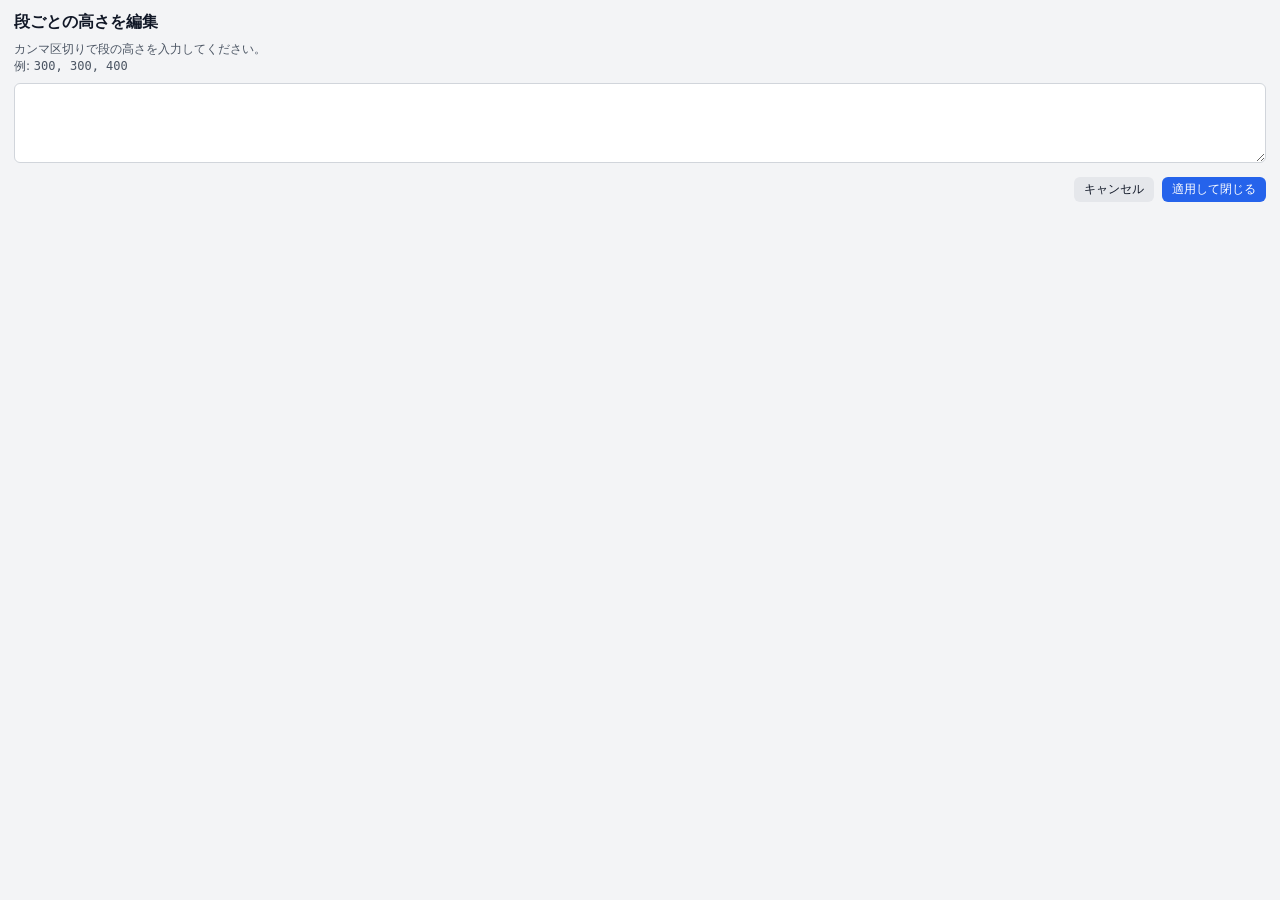
<file: height-editor.html>
<!doctype html>
<html lang="ja">
<head>
  <meta charset="utf-8" />
  <title>段ごとの高さ 編集</title>
  <style>
    body {
      margin: 0;
      padding: 12px 14px;
      font-family: system-ui, -apple-system, BlinkMacSystemFont, "Segoe UI", sans-serif;
      background: #f3f4f6;
      color: #111827;
    }
    h1 {
      font-size: 16px;
      margin: 0 0 8px;
    }
    p {
      font-size: 12px;
      margin: 4px 0 8px;
      color: #4b5563;
    }
    textarea {
      width: 100%;
      min-height: 80px;
      box-sizing: border-box;
      font-size: 12px;
      padding: 6px 8px;
      border-radius: 6px;
      border: 1px solid #d1d5db;
      resize: vertical;
    }
    .btn-row {
      margin-top: 10px;
      display: flex;
      gap: 8px;
      justify-content: flex-end;
    }
    button {
      font-size: 12px;
      padding: 4px 10px;
      border-radius: 6px;
      border: none;
      cursor: pointer;
    }
    .btn-primary {
      background: #2563eb;
      color: #fff;
    }
    .btn-secondary {
      background: #e5e7eb;
      color: #111827;
    }
  </style>
</head>
<body>
  <h1>段ごとの高さを編集</h1>
  <p>
    カンマ区切りで段の高さを入力してください。<br>
    例: <code>300, 300, 400</code>
  </p>

  <textarea id="height-input"></textarea>

  <div class="btn-row">
    <button class="btn-secondary" type="button" onclick="window.close();">
      キャンセル
    </button>
    <button class="btn-primary" type="button" id="apply-btn">
      適用して閉じる
    </button>
  </div>

  <script>
    function initFromMain() {
      if (!window.opener || window.opener.closed) return;
      const mainDoc = window.opener.document;
      const src = mainDoc.getElementById("auto-height-list");
      const ta  = document.getElementById("height-input");
      if (src && ta) {
        ta.value = src.value || "";
      }
    }

    function applyToMain() {
      if (!window.opener || window.opener.closed) {
        alert("メイン画面が見つかりません。先にメイン画面を開いてください。");
        return;
      }
      const mainDoc = window.opener.document;
      const dst = mainDoc.getElementById("auto-height-list");
      const ta  = document.getElementById("height-input");
      if (dst && ta) {
        dst.value = ta.value.trim();
      }

      // メイン側で自動レイアウトを再生成
      if (window.opener.autoGenerateModules) {
        window.opener.autoGenerateModules();
      }

      window.close();
    }

    window.addEventListener("load", () => {
      initFromMain();
      const btn = document.getElementById("apply-btn");
      if (btn) btn.addEventListener("click", applyToMain);
    });
  </script>
</body>
</html>
</file>
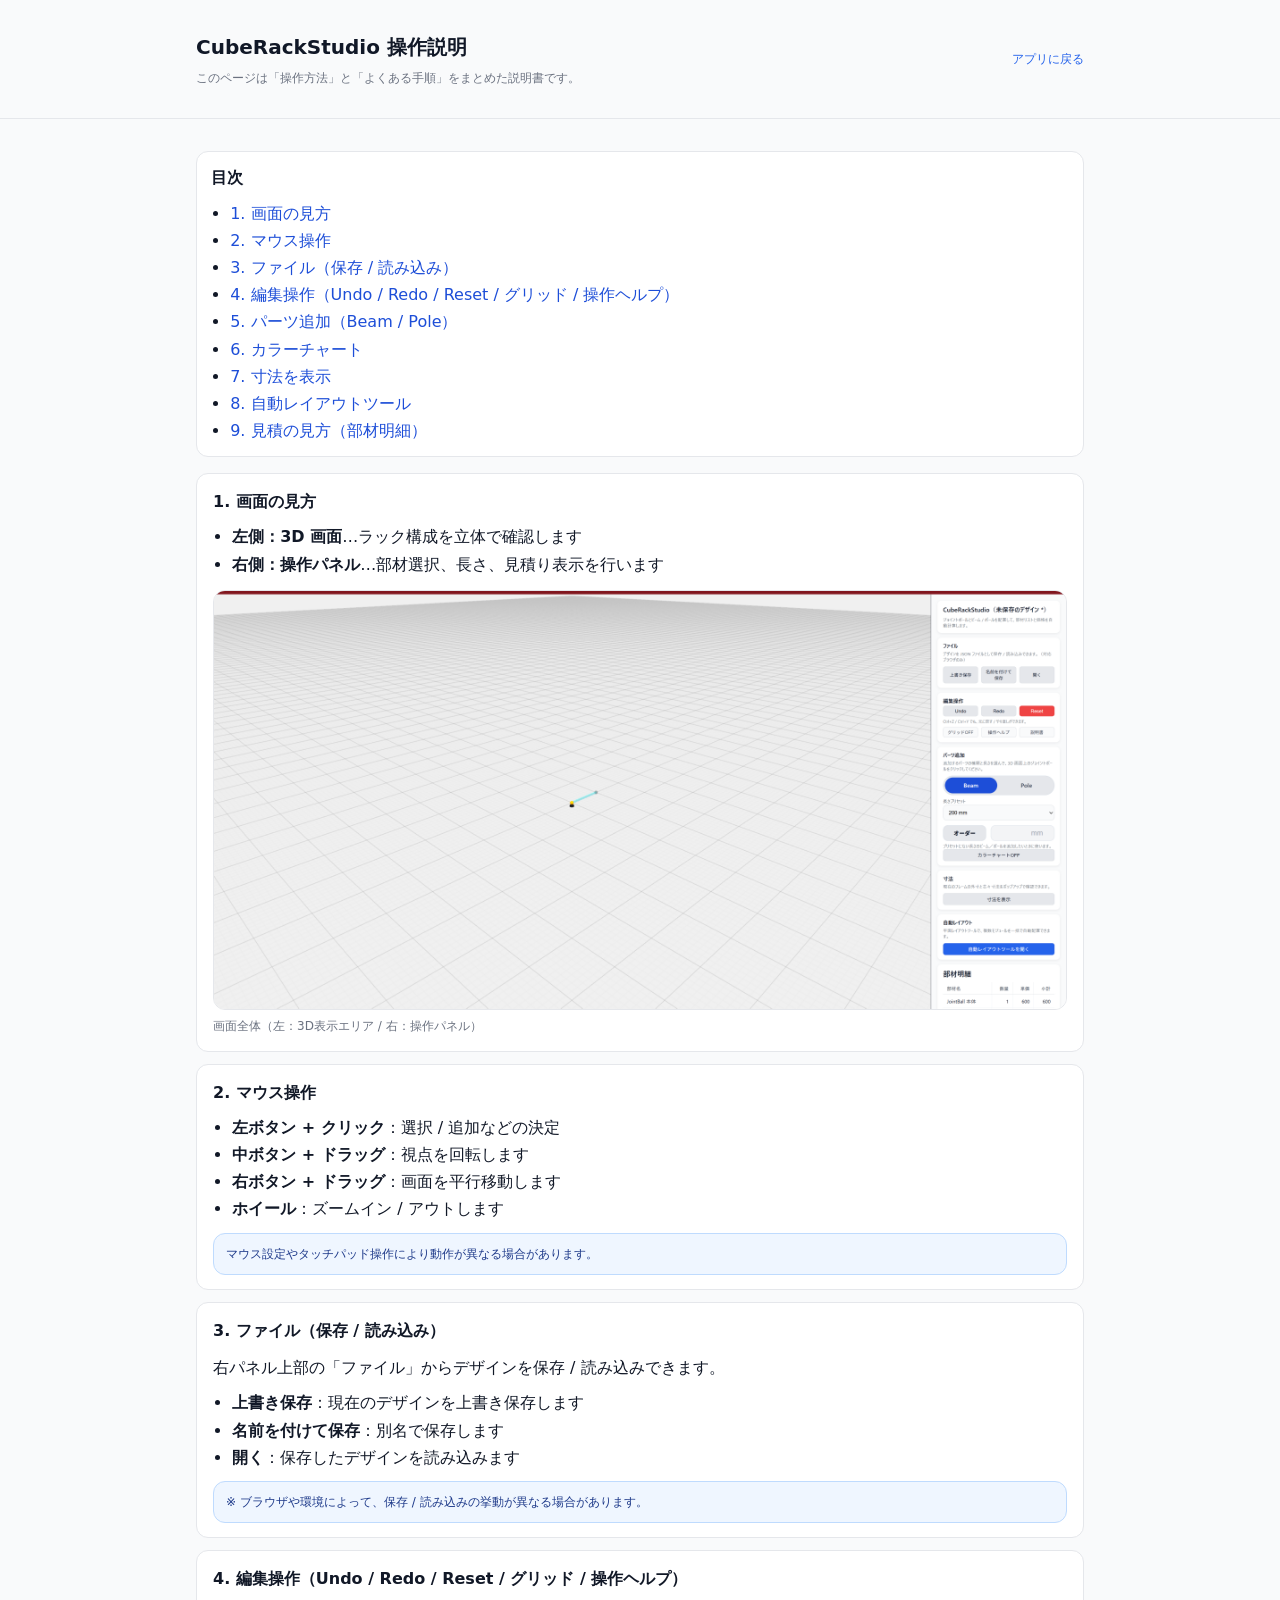
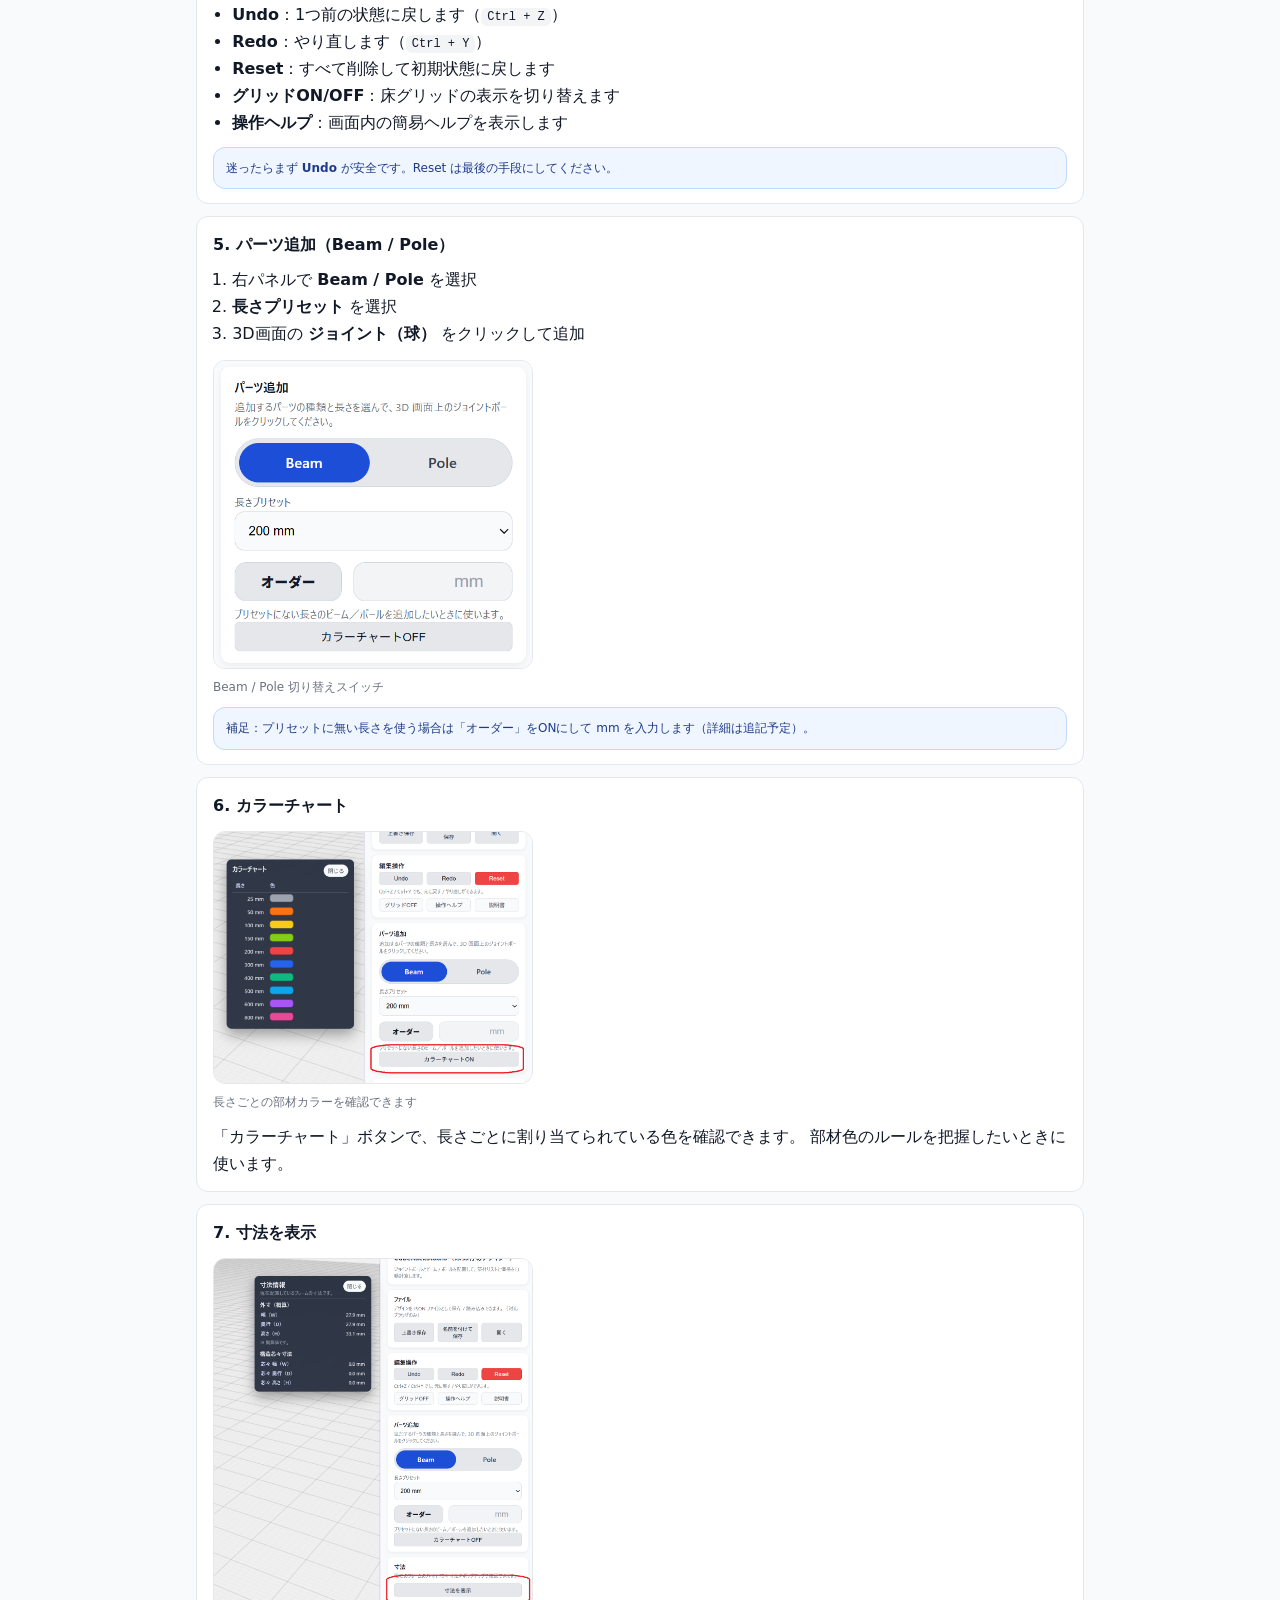
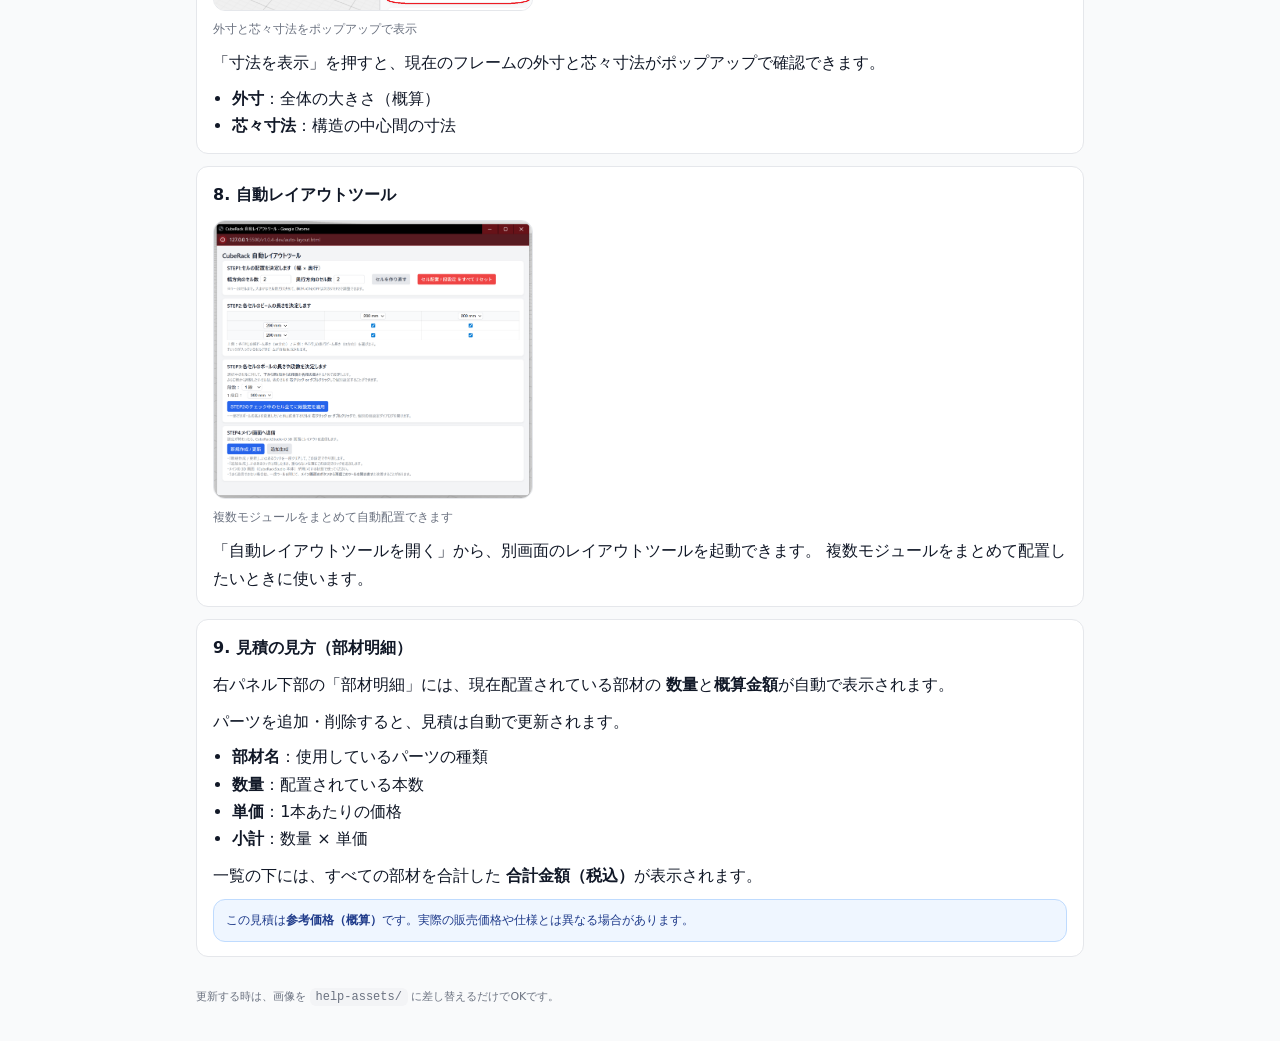
<file: help.html>
<!doctype html>
<html lang="ja">
<head>
  <meta charset="utf-8" />
  <meta name="viewport" content="width=device-width,initial-scale=1" />
  <title>CubeRackStudio 操作説明</title>

  <style>
    *{ box-sizing:border-box; }
    body{
      margin:0;
      font-family: system-ui, -apple-system, BlinkMacSystemFont, "Segoe UI", sans-serif;
      background:#f9fafb;
      color:#111827;
      line-height:1.7;
    }

    header{
      position:sticky;
      top:0;
      background:rgba(249,250,251,0.9);
      backdrop-filter: blur(8px);
      border-bottom:1px solid #e5e7eb;
      padding:14px 16px;
      z-index:10;
    }

    .wrap{ max-width: 920px; margin: 0 auto; padding: 16px; }
    h1{ font-size:20px; margin:0; font-weight:800; }
    .sub{ color:#6b7280; font-size:12px; margin-top:4px; }

    .toc{
      background:#fff;
      border:1px solid #e5e7eb;
      border-radius:12px;
      padding:12px 14px;
      margin:16px 0;
    }
    .toc a{ color:#1d4ed8; text-decoration:none; }
    .toc a:hover{ text-decoration:underline; }

    section{
      background:#fff;
      border:1px solid #e5e7eb;
      border-radius:12px;
      padding:14px 16px;
      margin:12px 0;
      scroll-margin-top: 90px; /* アンカーで見出しが隠れない */
    }

    h2{ font-size:16px; margin:0 0 8px; }
    ul, ol{ margin:8px 0 0; padding-left:1.2em; }
    p{ margin:10px 0 0; }

    code{
      background:#f3f4f6;
      padding:2px 6px;
      border-radius:6px;
      font-family: ui-monospace, SFMono-Regular, Menlo, Monaco, Consolas, "Liberation Mono", monospace;
      font-size: 12px;
    }

    figure{ margin:12px 0 0; }
    figcaption{ font-size:12px; color:#6b7280; margin-top:6px; }

    img{
      width:100%;
      border-radius:12px;
      border:1px solid #e5e7eb;
      display:block;
    }

    /* 小さなUI部品用の画像サイズ（左寄せ） */
    .img-small{
      max-width: 320px;
      margin: 8px 0;
      display: block;
    }

    .note{
      background:#eff6ff;
      border:1px solid #bfdbfe;
      color:#1e3a8a;
      padding:10px 12px;
      border-radius:12px;
      font-size:12px;
      margin-top:10px;
    }

    .footer{ color:#6b7280; font-size:11px; padding:18px 0; }
  </style>
</head>

<body>
  <header>
    <div class="wrap" style="display:flex; align-items:center; justify-content:space-between; gap:12px;">
      <div>
        <h1>CubeRackStudio 操作説明</h1>
        <div class="sub">このページは「操作方法」と「よくある手順」をまとめた説明書です。</div>
      </div>

      <a href="index.html" style="font-size:12px; color:#2563eb; text-decoration:none;">
        アプリに戻る
      </a>
    </div>
  </header>

  <main class="wrap">
    <!-- 目次：指定の順番 -->
    <nav class="toc">
      <strong>目次</strong>
      <ul>
        <li><a href="#overview">1. 画面の見方</a></li>
        <li><a href="#mouse">2. マウス操作</a></li>
        <li><a href="#file">3. ファイル（保存 / 読み込み）</a></li>
        <li><a href="#edit">4. 編集操作（Undo / Redo / Reset / グリッド / 操作ヘルプ）</a></li>
        <li><a href="#parts">5. パーツ追加（Beam / Pole）</a></li>
        <li><a href="#colorchart">6. カラーチャート</a></li>
        <li><a href="#dimension">7. 寸法を表示</a></li>
        <li><a href="#autolayout">8. 自動レイアウトツール</a></li>
        <li><a href="#estimate">9. 見積の見方（部材明細）</a></li>
      </ul>
    </nav>

    <!-- 1. 画面の見方 -->
    <section id="overview">
      <h2>1. 画面の見方</h2>
      <ul>
        <li><strong>左側：3D 画面</strong>…ラック構成を立体で確認します</li>
        <li><strong>右側：操作パネル</strong>…部材選択、長さ、見積り表示を行います</li>
      </ul>

      <figure>
        <img src="help-assets/ui-overview.png" alt="画面全体の概要" />
        <figcaption>画面全体（左：3D表示エリア / 右：操作パネル）</figcaption>
      </figure>
    </section>

    <!-- 2. マウス操作 -->
    <section id="mouse">
      <h2>2. マウス操作</h2>

      <ul>
        <li><strong>左ボタン + クリック</strong>：選択 / 追加などの決定</li>
        <li><strong>中ボタン + ドラッグ</strong>：視点を回転します</li>
        <li><strong>右ボタン + ドラッグ</strong>：画面を平行移動します</li>
        <li><strong>ホイール</strong>：ズームイン / アウトします</li>
      </ul>

      <div class="note">
        マウス設定やタッチパッド操作により動作が異なる場合があります。
      </div>
    </section>

    <!-- 3. ファイル（保存 / 読み込み） -->
    <section id="file">
      <h2>3. ファイル（保存 / 読み込み）</h2>
      <p>右パネル上部の「ファイル」からデザインを保存 / 読み込みできます。</p>
      <ul>
        <li><strong>上書き保存</strong>：現在のデザインを上書き保存します</li>
        <li><strong>名前を付けて保存</strong>：別名で保存します</li>
        <li><strong>開く</strong>：保存したデザインを読み込みます</li>
      </ul>
      <div class="note">
        ※ ブラウザや環境によって、保存 / 読み込みの挙動が異なる場合があります。
      </div>
    </section>

    <!-- 4. 編集操作 -->
    <section id="edit">
      <h2>4. 編集操作（Undo / Redo / Reset / グリッド / 操作ヘルプ）</h2>
      <ul>
        <li><strong>Undo</strong>：1つ前の状態に戻します（<code>Ctrl + Z</code>）</li>
        <li><strong>Redo</strong>：やり直します（<code>Ctrl + Y</code>）</li>
        <li><strong>Reset</strong>：すべて削除して初期状態に戻します</li>
        <li><strong>グリッドON/OFF</strong>：床グリッドの表示を切り替えます</li>
        <li><strong>操作ヘルプ</strong>：画面内の簡易ヘルプを表示します</li>
      </ul>
      <div class="note">
        迷ったらまず <strong>Undo</strong> が安全です。Reset は最後の手段にしてください。
      </div>
    </section>

    <!-- 5. パーツ追加 -->
    <section id="parts">
      <h2>5. パーツ追加（Beam / Pole）</h2>
      <ol>
        <li>右パネルで <strong>Beam / Pole</strong> を選択</li>
        <li><strong>長さプリセット</strong> を選択</li>
        <li>3D画面の <strong>ジョイント（球）</strong> をクリックして追加</li>
      </ol>

      <figure>
        <img src="help-assets/part-switch.png" alt="Beam/Poleスイッチ" class="img-small" />
        <figcaption>Beam / Pole 切り替えスイッチ</figcaption>
      </figure>

      <div class="note">
        補足：プリセットに無い長さを使う場合は「オーダー」をONにして mm を入力します（詳細は追記予定）。
      </div>
    </section>

    <!-- 6. カラーチャート -->
    <section id="colorchart">
      <h2>6. カラーチャート</h2>
      <figure>
  <img src="help-assets/colorchart.png" class="img-small" alt="カラーチャート" />
  <figcaption>長さごとの部材カラーを確認できます</figcaption>
</figure>

      <p>
        「カラーチャート」ボタンで、長さごとに割り当てられている色を確認できます。
        部材色のルールを把握したいときに使います。
      </p>
    </section>

    <!-- 7. 寸法を表示 -->
    <section id="dimension">
      <h2>7. 寸法を表示</h2>
      <figure>
  <img src="help-assets/dimension.png" class="img-small" alt="寸法表示" />
  <figcaption>外寸と芯々寸法をポップアップで表示</figcaption>
</figure>

      <p>
        「寸法を表示」を押すと、現在のフレームの外寸と芯々寸法がポップアップで確認できます。
      </p>
      <ul>
        <li><strong>外寸</strong>：全体の大きさ（概算）</li>
        <li><strong>芯々寸法</strong>：構造の中心間の寸法</li>
      </ul>
    </section>

    <!-- 8. 自動レイアウトツール -->
    <section id="autolayout">
      <h2>8. 自動レイアウトツール</h2>
      <figure>
  <img src="help-assets/autolayout.png" class="img-small" alt="自動レイアウトツール" />
  <figcaption>複数モジュールをまとめて自動配置できます</figcaption>
</figure>

      <p>
        「自動レイアウトツールを開く」から、別画面のレイアウトツールを起動できます。
        複数モジュールをまとめて配置したいときに使います。
      </p>
    </section>

    <!-- 9. 見積の見方 -->
    <section id="estimate">
      <h2>9. 見積の見方（部材明細）</h2>

      <p>
        右パネル下部の「部材明細」には、現在配置されている部材の
        <strong>数量</strong>と<strong>概算金額</strong>が自動で表示されます。
      </p>

      <p>パーツを追加・削除すると、見積は自動で更新されます。</p>

      <ul>
        <li><strong>部材名</strong>：使用しているパーツの種類</li>
        <li><strong>数量</strong>：配置されている本数</li>
        <li><strong>単価</strong>：1本あたりの価格</li>
        <li><strong>小計</strong>：数量 × 単価</li>
      </ul>

      <p>
        一覧の下には、すべての部材を合計した
        <strong>合計金額（税込）</strong>が表示されます。
      </p>

      <div class="note">
        この見積は<strong>参考価格（概算）</strong>です。実際の販売価格や仕様とは異なる場合があります。
      </div>
    </section>

    <div class="footer">
      更新する時は、画像を <code>help-assets/</code> に差し替えるだけでOKです。
    </div>
  </main>
</body>
</html>
</file>
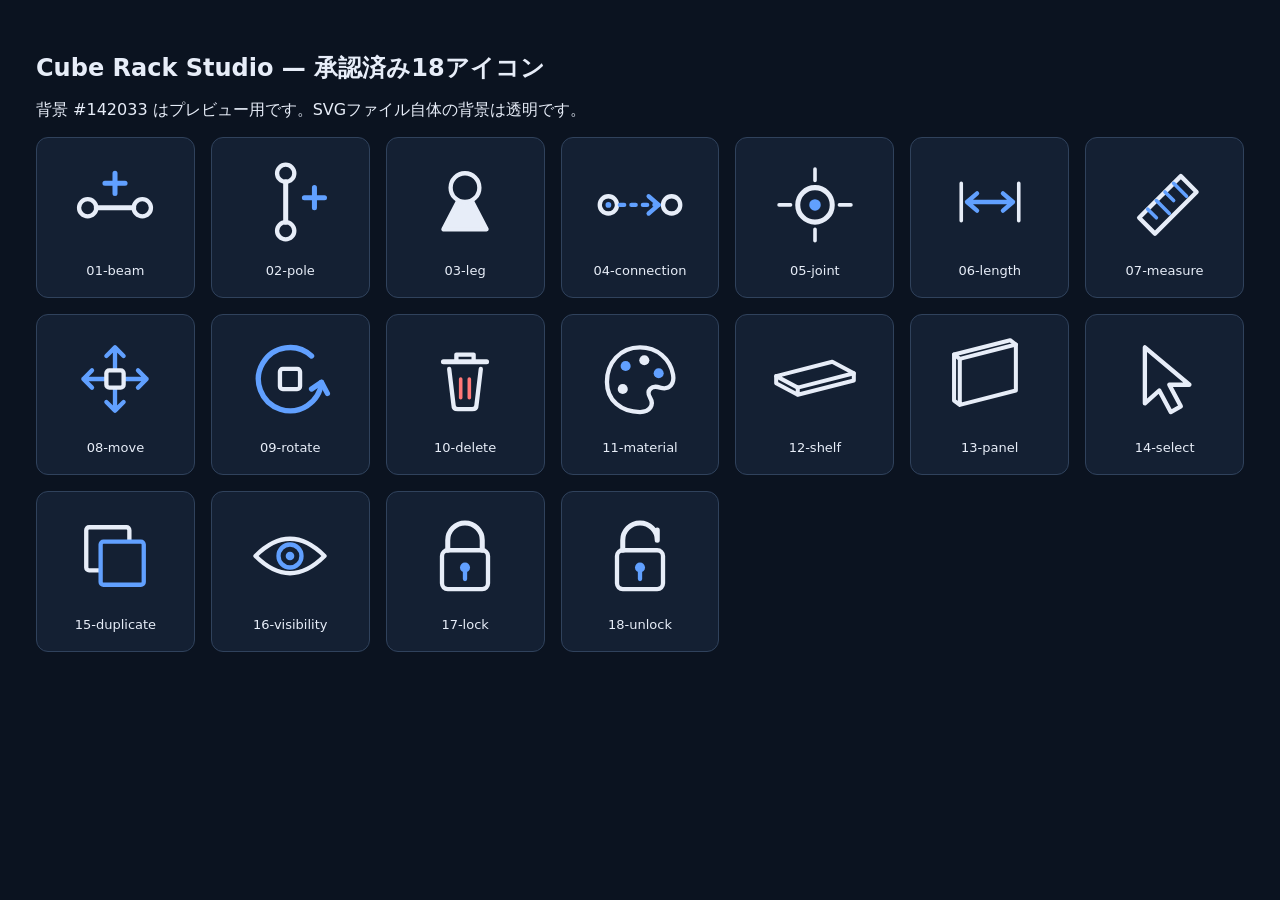
<file: img/v3-approved-icons/preview.html>
<!doctype html><html lang="ja"><meta charset="utf-8"><title>Cube Rack Studio v3 Icons</title><style>body{font-family:system-ui,sans-serif;background:#0b1320;color:#e7edf8;padding:28px}h1{font-size:24px}.grid{display:grid;grid-template-columns:repeat(auto-fit,minmax(150px,1fr));gap:16px}.tile{background:#142033;border:1px solid #30425c;border-radius:12px;text-align:center;padding:18px}.tile img{width:92px;height:92px;display:block;margin:0 auto 12px}.tile span{font-size:13px}</style><h1>Cube Rack Studio — 承認済み18アイコン</h1><p>背景 #142033 はプレビュー用です。SVGファイル自体の背景は透明です。</p><div class="grid"><div class="tile"><img src="icons/01-beam.svg" alt="01-beam"><span>01-beam</span></div><div class="tile"><img src="icons/02-pole.svg" alt="02-pole"><span>02-pole</span></div><div class="tile"><img src="icons/03-leg.svg" alt="03-leg"><span>03-leg</span></div><div class="tile"><img src="icons/04-connection.svg" alt="04-connection"><span>04-connection</span></div><div class="tile"><img src="icons/05-joint.svg" alt="05-joint"><span>05-joint</span></div><div class="tile"><img src="icons/06-length.svg" alt="06-length"><span>06-length</span></div><div class="tile"><img src="icons/07-measure.svg" alt="07-measure"><span>07-measure</span></div><div class="tile"><img src="icons/08-move.svg" alt="08-move"><span>08-move</span></div><div class="tile"><img src="icons/09-rotate.svg" alt="09-rotate"><span>09-rotate</span></div><div class="tile"><img src="icons/10-delete.svg" alt="10-delete"><span>10-delete</span></div><div class="tile"><img src="icons/11-material.svg" alt="11-material"><span>11-material</span></div><div class="tile"><img src="icons/12-shelf.svg" alt="12-shelf"><span>12-shelf</span></div><div class="tile"><img src="icons/13-panel.svg" alt="13-panel"><span>13-panel</span></div><div class="tile"><img src="icons/14-select.svg" alt="14-select"><span>14-select</span></div><div class="tile"><img src="icons/15-duplicate.svg" alt="15-duplicate"><span>15-duplicate</span></div><div class="tile"><img src="icons/16-visibility.svg" alt="16-visibility"><span>16-visibility</span></div><div class="tile"><img src="icons/17-lock.svg" alt="17-lock"><span>17-lock</span></div><div class="tile"><img src="icons/18-unlock.svg" alt="18-unlock"><span>18-unlock</span></div></div></html>
</file>
